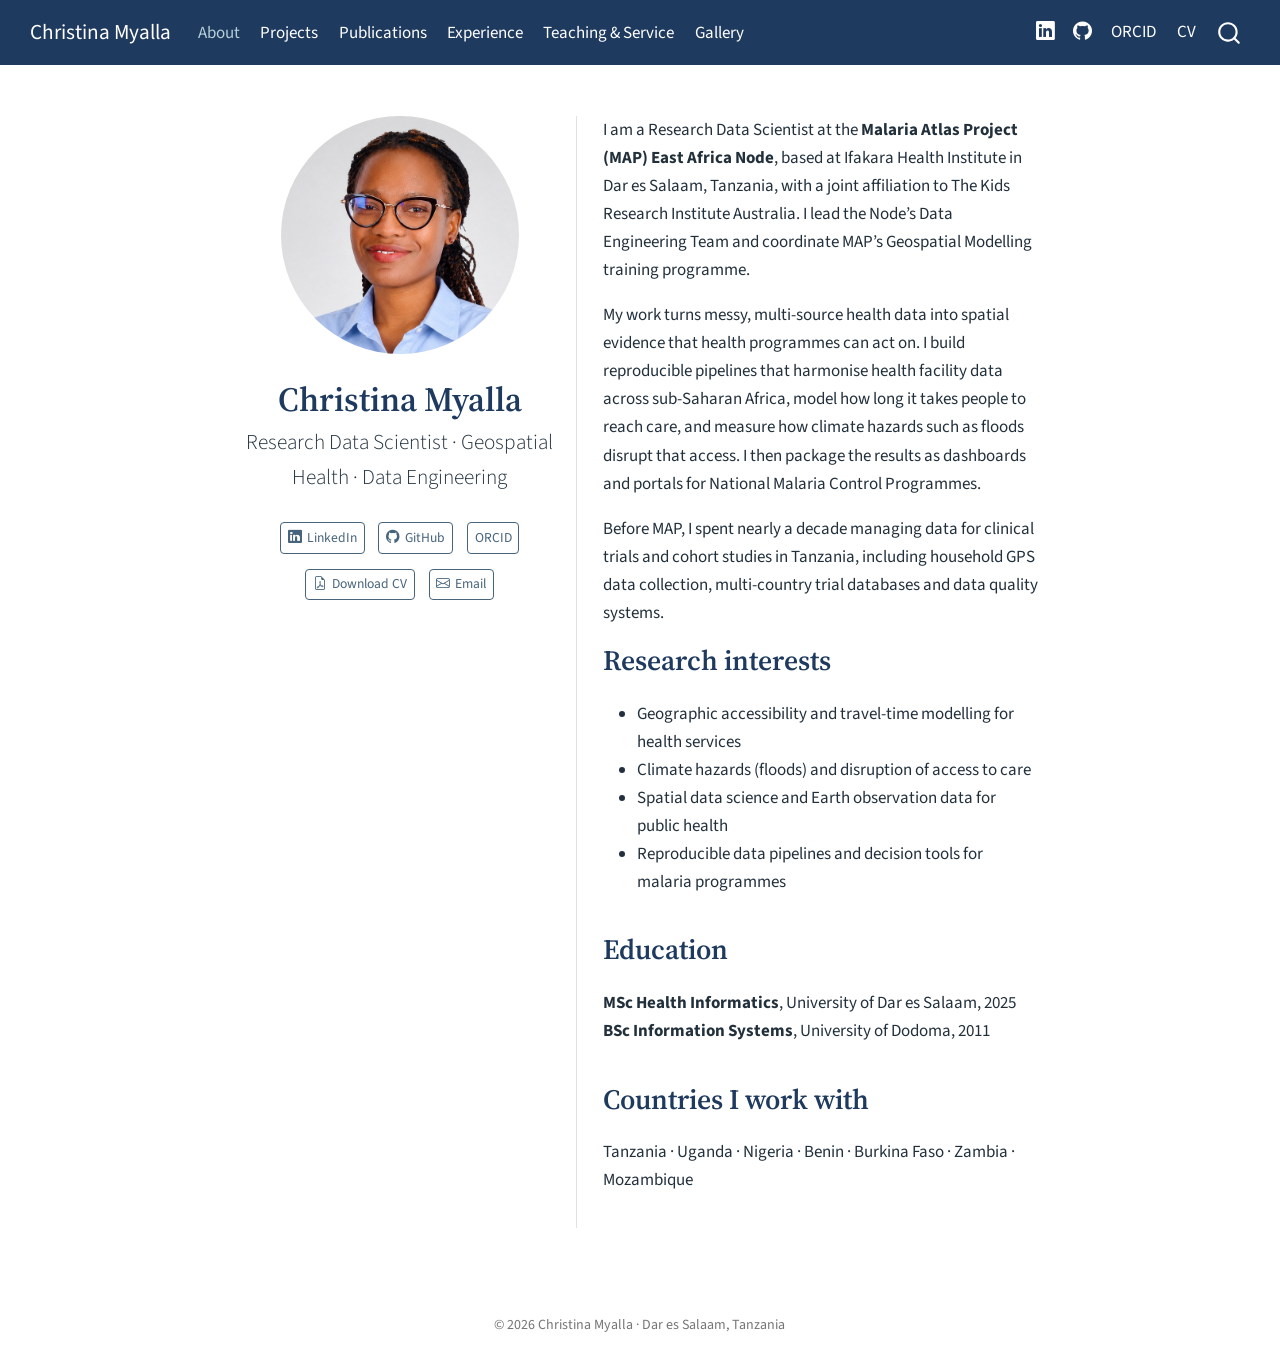
<file: docs/index.html>
<!DOCTYPE html>
<html xmlns="http://www.w3.org/1999/xhtml" lang="en" xml:lang="en"><head>

<meta charset="utf-8">
<meta name="generator" content="quarto-1.6.42">

<meta name="viewport" content="width=device-width, initial-scale=1.0, user-scalable=yes">


<title>Christina Myalla</title>
<style>
code{white-space: pre-wrap;}
span.smallcaps{font-variant: small-caps;}
div.columns{display: flex; gap: min(4vw, 1.5em);}
div.column{flex: auto; overflow-x: auto;}
div.hanging-indent{margin-left: 1.5em; text-indent: -1.5em;}
ul.task-list{list-style: none;}
ul.task-list li input[type="checkbox"] {
  width: 0.8em;
  margin: 0 0.8em 0.2em -1em; /* quarto-specific, see https://github.com/quarto-dev/quarto-cli/issues/4556 */ 
  vertical-align: middle;
}
</style>


<script src="site_libs/quarto-nav/quarto-nav.js"></script>
<script src="site_libs/quarto-nav/headroom.min.js"></script>
<script src="site_libs/clipboard/clipboard.min.js"></script>
<script src="site_libs/quarto-search/autocomplete.umd.js"></script>
<script src="site_libs/quarto-search/fuse.min.js"></script>
<script src="site_libs/quarto-search/quarto-search.js"></script>
<meta name="quarto:offset" content="./">
<script src="site_libs/quarto-html/quarto.js"></script>
<script src="site_libs/quarto-html/popper.min.js"></script>
<script src="site_libs/quarto-html/tippy.umd.min.js"></script>
<link href="site_libs/quarto-html/tippy.css" rel="stylesheet">
<link href="site_libs/quarto-html/quarto-syntax-highlighting-2f5df379a58b258e96c21c0638c20c03.css" rel="stylesheet" id="quarto-text-highlighting-styles">
<script src="site_libs/bootstrap/bootstrap.min.js"></script>
<link href="site_libs/bootstrap/bootstrap-icons.css" rel="stylesheet">
<link href="site_libs/bootstrap/bootstrap-204c508dc0ab694a7206952975fa37af.min.css" rel="stylesheet" append-hash="true" id="quarto-bootstrap" data-mode="light">
<script id="quarto-search-options" type="application/json">{
  "location": "navbar",
  "copy-button": false,
  "collapse-after": 3,
  "panel-placement": "end",
  "type": "overlay",
  "limit": 50,
  "keyboard-shortcut": [
    "f",
    "/",
    "s"
  ],
  "show-item-context": false,
  "language": {
    "search-no-results-text": "No results",
    "search-matching-documents-text": "matching documents",
    "search-copy-link-title": "Copy link to search",
    "search-hide-matches-text": "Hide additional matches",
    "search-more-match-text": "more match in this document",
    "search-more-matches-text": "more matches in this document",
    "search-clear-button-title": "Clear",
    "search-text-placeholder": "",
    "search-detached-cancel-button-title": "Cancel",
    "search-submit-button-title": "Submit",
    "search-label": "Search"
  }
}</script>
<style>html{ scroll-behavior: smooth; }</style>


</head>

<body class="nav-fixed fullcontent">

<div id="quarto-search-results"></div>
  <header id="quarto-header" class="headroom fixed-top">
    <nav class="navbar navbar-expand-lg " data-bs-theme="dark">
      <div class="navbar-container container-fluid">
      <div class="navbar-brand-container mx-auto">
    <a class="navbar-brand" href="./index.html">
    <span class="navbar-title">Christina Myalla</span>
    </a>
  </div>
            <div id="quarto-search" class="" title="Search"></div>
          <button class="navbar-toggler" type="button" data-bs-toggle="collapse" data-bs-target="#navbarCollapse" aria-controls="navbarCollapse" role="menu" aria-expanded="false" aria-label="Toggle navigation" onclick="if (window.quartoToggleHeadroom) { window.quartoToggleHeadroom(); }">
  <span class="navbar-toggler-icon"></span>
</button>
          <div class="collapse navbar-collapse" id="navbarCollapse">
            <ul class="navbar-nav navbar-nav-scroll me-auto">
  <li class="nav-item">
    <a class="nav-link active" href="./index.html" aria-current="page"> 
<span class="menu-text">About</span></a>
  </li>  
  <li class="nav-item">
    <a class="nav-link" href="./projects.html"> 
<span class="menu-text">Projects</span></a>
  </li>  
  <li class="nav-item">
    <a class="nav-link" href="./publications.html"> 
<span class="menu-text">Publications</span></a>
  </li>  
  <li class="nav-item">
    <a class="nav-link" href="./experience.html"> 
<span class="menu-text">Experience</span></a>
  </li>  
  <li class="nav-item">
    <a class="nav-link" href="./teaching.html"> 
<span class="menu-text">Teaching &amp; Service</span></a>
  </li>  
  <li class="nav-item">
    <a class="nav-link" href="./gallery.html"> 
<span class="menu-text">Gallery</span></a>
  </li>  
</ul>
            <ul class="navbar-nav navbar-nav-scroll ms-auto">
  <li class="nav-item compact">
    <a class="nav-link" href="https://www.linkedin.com/in/christina-myalla-bb707094"> <i class="bi bi-linkedin" role="img" aria-label="LinkedIn">
</i> 
<span class="menu-text"></span></a>
  </li>  
  <li class="nav-item compact">
    <a class="nav-link" href="https://github.com/myalla-christina"> <i class="bi bi-github" role="img" aria-label="GitHub">
</i> 
<span class="menu-text"></span></a>
  </li>  
  <li class="nav-item">
    <a class="nav-link" href="https://orcid.org/0009-0005-3917-7203"> 
<span class="menu-text">ORCID</span></a>
  </li>  
  <li class="nav-item">
    <a class="nav-link" href="./files/Christina_Myalla_CV.pdf"> 
<span class="menu-text">CV</span></a>
  </li>  
</ul>
          </div> <!-- /navcollapse -->
            <div class="quarto-navbar-tools">
</div>
      </div> <!-- /container-fluid -->
    </nav>
</header>
<!-- content -->
<div id="quarto-content" class="quarto-container page-columns page-rows-contents page-layout-article page-navbar">
<!-- sidebar -->
<!-- margin-sidebar -->
    
<!-- main -->
<div class="quarto-about-trestles">
  <div class="about-entity">
    <img src="images/profile.jpg" class="about-image
  round " style="height: 14em; width: 14em;">
<header id="title-block-header" class="quarto-title-block default">
<div class="quarto-title">
<h1 class="title">Christina Myalla</h1>
<p class="subtitle lead">Research Data Scientist · Geospatial Health · Data Engineering</p>
</div>
<div class="quarto-title-meta">
  </div>
</header>
    <div class="about-links">
  <a href="https://www.linkedin.com/in/christina-myalla-bb707094" class="about-link" rel="" target="">
    <i class="bi bi-linkedin"></i>
     <span class="about-link-text">LinkedIn</span>
  </a>
  <a href="https://github.com/myalla-christina" class="about-link" rel="" target="">
    <i class="bi bi-github"></i>
     <span class="about-link-text">GitHub</span>
  </a>
  <a href="https://orcid.org/0009-0005-3917-7203" class="about-link" rel="" target="">
     <span class="about-link-text">ORCID</span>
  </a>
  <a href="/files/Christina_Myalla_CV.pdf" class="about-link" rel="" target="">
    <i class="bi bi-file-earmark-pdf"></i>
     <span class="about-link-text">Download CV</span>
  </a>
  <a href="mailto:myallachristina@gmail.com" class="about-link" rel="" target="">
    <i class="bi bi-envelope"></i>
     <span class="about-link-text">Email</span>
  </a>
</div>
  </div>
  <div class="about-contents"><main class="content" id="quarto-document-content">
<p>I am a Research Data Scientist at the <strong>Malaria Atlas Project (MAP) East Africa Node</strong>, based at Ifakara Health Institute in Dar es Salaam, Tanzania, with a joint affiliation to The Kids Research Institute Australia. I lead the Node’s Data Engineering Team and coordinate MAP’s Geospatial Modelling training programme.</p>
<p>My work turns messy, multi-source health data into spatial evidence that health programmes can act on. I build reproducible pipelines that harmonise health facility data across sub-Saharan Africa, model how long it takes people to reach care, and measure how climate hazards such as floods disrupt that access. I then package the results as dashboards and portals for National Malaria Control Programmes.</p>
<p>Before MAP, I spent nearly a decade managing data for clinical trials and cohort studies in Tanzania, including household GPS data collection, multi-country trial databases and data quality systems.</p>
<section id="research-interests" class="level2">
<h2 data-anchor-id="research-interests">Research interests</h2>
<ul>
<li>Geographic accessibility and travel-time modelling for health services</li>
<li>Climate hazards (floods) and disruption of access to care</li>
<li>Spatial data science and Earth observation data for public health</li>
<li>Reproducible data pipelines and decision tools for malaria programmes</li>
</ul>
</section>
<section id="education" class="level2">
<h2 data-anchor-id="education">Education</h2>
<p><strong>MSc Health Informatics</strong>, University of Dar es Salaam, 2025<br>
<strong>BSc Information Systems</strong>, University of Dodoma, 2011</p>
</section>
<section id="countries-i-work-with" class="level2">
<h2 data-anchor-id="countries-i-work-with">Countries I work with</h2>
<p>Tanzania · Uganda · Nigeria · Benin · Burkina Faso · Zambia · Mozambique</p>


</section>
</main></div>
</div>
 <!-- /main -->
<script id="quarto-html-after-body" type="application/javascript">
window.document.addEventListener("DOMContentLoaded", function (event) {
  const toggleBodyColorMode = (bsSheetEl) => {
    const mode = bsSheetEl.getAttribute("data-mode");
    const bodyEl = window.document.querySelector("body");
    if (mode === "dark") {
      bodyEl.classList.add("quarto-dark");
      bodyEl.classList.remove("quarto-light");
    } else {
      bodyEl.classList.add("quarto-light");
      bodyEl.classList.remove("quarto-dark");
    }
  }
  const toggleBodyColorPrimary = () => {
    const bsSheetEl = window.document.querySelector("link#quarto-bootstrap");
    if (bsSheetEl) {
      toggleBodyColorMode(bsSheetEl);
    }
  }
  toggleBodyColorPrimary();  
  const isCodeAnnotation = (el) => {
    for (const clz of el.classList) {
      if (clz.startsWith('code-annotation-')) {                     
        return true;
      }
    }
    return false;
  }
  const onCopySuccess = function(e) {
    // button target
    const button = e.trigger;
    // don't keep focus
    button.blur();
    // flash "checked"
    button.classList.add('code-copy-button-checked');
    var currentTitle = button.getAttribute("title");
    button.setAttribute("title", "Copied!");
    let tooltip;
    if (window.bootstrap) {
      button.setAttribute("data-bs-toggle", "tooltip");
      button.setAttribute("data-bs-placement", "left");
      button.setAttribute("data-bs-title", "Copied!");
      tooltip = new bootstrap.Tooltip(button, 
        { trigger: "manual", 
          customClass: "code-copy-button-tooltip",
          offset: [0, -8]});
      tooltip.show();    
    }
    setTimeout(function() {
      if (tooltip) {
        tooltip.hide();
        button.removeAttribute("data-bs-title");
        button.removeAttribute("data-bs-toggle");
        button.removeAttribute("data-bs-placement");
      }
      button.setAttribute("title", currentTitle);
      button.classList.remove('code-copy-button-checked');
    }, 1000);
    // clear code selection
    e.clearSelection();
  }
  const getTextToCopy = function(trigger) {
      const codeEl = trigger.previousElementSibling.cloneNode(true);
      for (const childEl of codeEl.children) {
        if (isCodeAnnotation(childEl)) {
          childEl.remove();
        }
      }
      return codeEl.innerText;
  }
  const clipboard = new window.ClipboardJS('.code-copy-button:not([data-in-quarto-modal])', {
    text: getTextToCopy
  });
  clipboard.on('success', onCopySuccess);
  if (window.document.getElementById('quarto-embedded-source-code-modal')) {
    const clipboardModal = new window.ClipboardJS('.code-copy-button[data-in-quarto-modal]', {
      text: getTextToCopy,
      container: window.document.getElementById('quarto-embedded-source-code-modal')
    });
    clipboardModal.on('success', onCopySuccess);
  }
    var localhostRegex = new RegExp(/^(?:http|https):\/\/localhost\:?[0-9]*\//);
    var mailtoRegex = new RegExp(/^mailto:/);
      var filterRegex = new RegExp("https:\/\/myalla-christina\.github\.io");
    var isInternal = (href) => {
        return filterRegex.test(href) || localhostRegex.test(href) || mailtoRegex.test(href);
    }
    // Inspect non-navigation links and adorn them if external
 	var links = window.document.querySelectorAll('a[href]:not(.nav-link):not(.navbar-brand):not(.toc-action):not(.sidebar-link):not(.sidebar-item-toggle):not(.pagination-link):not(.no-external):not([aria-hidden]):not(.dropdown-item):not(.quarto-navigation-tool):not(.about-link)');
    for (var i=0; i<links.length; i++) {
      const link = links[i];
      if (!isInternal(link.href)) {
        // undo the damage that might have been done by quarto-nav.js in the case of
        // links that we want to consider external
        if (link.dataset.originalHref !== undefined) {
          link.href = link.dataset.originalHref;
        }
      }
    }
  function tippyHover(el, contentFn, onTriggerFn, onUntriggerFn) {
    const config = {
      allowHTML: true,
      maxWidth: 500,
      delay: 100,
      arrow: false,
      appendTo: function(el) {
          return el.parentElement;
      },
      interactive: true,
      interactiveBorder: 10,
      theme: 'quarto',
      placement: 'bottom-start',
    };
    if (contentFn) {
      config.content = contentFn;
    }
    if (onTriggerFn) {
      config.onTrigger = onTriggerFn;
    }
    if (onUntriggerFn) {
      config.onUntrigger = onUntriggerFn;
    }
    window.tippy(el, config); 
  }
  const noterefs = window.document.querySelectorAll('a[role="doc-noteref"]');
  for (var i=0; i<noterefs.length; i++) {
    const ref = noterefs[i];
    tippyHover(ref, function() {
      // use id or data attribute instead here
      let href = ref.getAttribute('data-footnote-href') || ref.getAttribute('href');
      try { href = new URL(href).hash; } catch {}
      const id = href.replace(/^#\/?/, "");
      const note = window.document.getElementById(id);
      if (note) {
        return note.innerHTML;
      } else {
        return "";
      }
    });
  }
  const xrefs = window.document.querySelectorAll('a.quarto-xref');
  const processXRef = (id, note) => {
    // Strip column container classes
    const stripColumnClz = (el) => {
      el.classList.remove("page-full", "page-columns");
      if (el.children) {
        for (const child of el.children) {
          stripColumnClz(child);
        }
      }
    }
    stripColumnClz(note)
    if (id === null || id.startsWith('sec-')) {
      // Special case sections, only their first couple elements
      const container = document.createElement("div");
      if (note.children && note.children.length > 2) {
        container.appendChild(note.children[0].cloneNode(true));
        for (let i = 1; i < note.children.length; i++) {
          const child = note.children[i];
          if (child.tagName === "P" && child.innerText === "") {
            continue;
          } else {
            container.appendChild(child.cloneNode(true));
            break;
          }
        }
        if (window.Quarto?.typesetMath) {
          window.Quarto.typesetMath(container);
        }
        return container.innerHTML
      } else {
        if (window.Quarto?.typesetMath) {
          window.Quarto.typesetMath(note);
        }
        return note.innerHTML;
      }
    } else {
      // Remove any anchor links if they are present
      const anchorLink = note.querySelector('a.anchorjs-link');
      if (anchorLink) {
        anchorLink.remove();
      }
      if (window.Quarto?.typesetMath) {
        window.Quarto.typesetMath(note);
      }
      if (note.classList.contains("callout")) {
        return note.outerHTML;
      } else {
        return note.innerHTML;
      }
    }
  }
  for (var i=0; i<xrefs.length; i++) {
    const xref = xrefs[i];
    tippyHover(xref, undefined, function(instance) {
      instance.disable();
      let url = xref.getAttribute('href');
      let hash = undefined; 
      if (url.startsWith('#')) {
        hash = url;
      } else {
        try { hash = new URL(url).hash; } catch {}
      }
      if (hash) {
        const id = hash.replace(/^#\/?/, "");
        const note = window.document.getElementById(id);
        if (note !== null) {
          try {
            const html = processXRef(id, note.cloneNode(true));
            instance.setContent(html);
          } finally {
            instance.enable();
            instance.show();
          }
        } else {
          // See if we can fetch this
          fetch(url.split('#')[0])
          .then(res => res.text())
          .then(html => {
            const parser = new DOMParser();
            const htmlDoc = parser.parseFromString(html, "text/html");
            const note = htmlDoc.getElementById(id);
            if (note !== null) {
              const html = processXRef(id, note);
              instance.setContent(html);
            } 
          }).finally(() => {
            instance.enable();
            instance.show();
          });
        }
      } else {
        // See if we can fetch a full url (with no hash to target)
        // This is a special case and we should probably do some content thinning / targeting
        fetch(url)
        .then(res => res.text())
        .then(html => {
          const parser = new DOMParser();
          const htmlDoc = parser.parseFromString(html, "text/html");
          const note = htmlDoc.querySelector('main.content');
          if (note !== null) {
            // This should only happen for chapter cross references
            // (since there is no id in the URL)
            // remove the first header
            if (note.children.length > 0 && note.children[0].tagName === "HEADER") {
              note.children[0].remove();
            }
            const html = processXRef(null, note);
            instance.setContent(html);
          } 
        }).finally(() => {
          instance.enable();
          instance.show();
        });
      }
    }, function(instance) {
    });
  }
      let selectedAnnoteEl;
      const selectorForAnnotation = ( cell, annotation) => {
        let cellAttr = 'data-code-cell="' + cell + '"';
        let lineAttr = 'data-code-annotation="' +  annotation + '"';
        const selector = 'span[' + cellAttr + '][' + lineAttr + ']';
        return selector;
      }
      const selectCodeLines = (annoteEl) => {
        const doc = window.document;
        const targetCell = annoteEl.getAttribute("data-target-cell");
        const targetAnnotation = annoteEl.getAttribute("data-target-annotation");
        const annoteSpan = window.document.querySelector(selectorForAnnotation(targetCell, targetAnnotation));
        const lines = annoteSpan.getAttribute("data-code-lines").split(",");
        const lineIds = lines.map((line) => {
          return targetCell + "-" + line;
        })
        let top = null;
        let height = null;
        let parent = null;
        if (lineIds.length > 0) {
            //compute the position of the single el (top and bottom and make a div)
            const el = window.document.getElementById(lineIds[0]);
            top = el.offsetTop;
            height = el.offsetHeight;
            parent = el.parentElement.parentElement;
          if (lineIds.length > 1) {
            const lastEl = window.document.getElementById(lineIds[lineIds.length - 1]);
            const bottom = lastEl.offsetTop + lastEl.offsetHeight;
            height = bottom - top;
          }
          if (top !== null && height !== null && parent !== null) {
            // cook up a div (if necessary) and position it 
            let div = window.document.getElementById("code-annotation-line-highlight");
            if (div === null) {
              div = window.document.createElement("div");
              div.setAttribute("id", "code-annotation-line-highlight");
              div.style.position = 'absolute';
              parent.appendChild(div);
            }
            div.style.top = top - 2 + "px";
            div.style.height = height + 4 + "px";
            div.style.left = 0;
            let gutterDiv = window.document.getElementById("code-annotation-line-highlight-gutter");
            if (gutterDiv === null) {
              gutterDiv = window.document.createElement("div");
              gutterDiv.setAttribute("id", "code-annotation-line-highlight-gutter");
              gutterDiv.style.position = 'absolute';
              const codeCell = window.document.getElementById(targetCell);
              const gutter = codeCell.querySelector('.code-annotation-gutter');
              gutter.appendChild(gutterDiv);
            }
            gutterDiv.style.top = top - 2 + "px";
            gutterDiv.style.height = height + 4 + "px";
          }
          selectedAnnoteEl = annoteEl;
        }
      };
      const unselectCodeLines = () => {
        const elementsIds = ["code-annotation-line-highlight", "code-annotation-line-highlight-gutter"];
        elementsIds.forEach((elId) => {
          const div = window.document.getElementById(elId);
          if (div) {
            div.remove();
          }
        });
        selectedAnnoteEl = undefined;
      };
        // Handle positioning of the toggle
    window.addEventListener(
      "resize",
      throttle(() => {
        elRect = undefined;
        if (selectedAnnoteEl) {
          selectCodeLines(selectedAnnoteEl);
        }
      }, 10)
    );
    function throttle(fn, ms) {
    let throttle = false;
    let timer;
      return (...args) => {
        if(!throttle) { // first call gets through
            fn.apply(this, args);
            throttle = true;
        } else { // all the others get throttled
            if(timer) clearTimeout(timer); // cancel #2
            timer = setTimeout(() => {
              fn.apply(this, args);
              timer = throttle = false;
            }, ms);
        }
      };
    }
      // Attach click handler to the DT
      const annoteDls = window.document.querySelectorAll('dt[data-target-cell]');
      for (const annoteDlNode of annoteDls) {
        annoteDlNode.addEventListener('click', (event) => {
          const clickedEl = event.target;
          if (clickedEl !== selectedAnnoteEl) {
            unselectCodeLines();
            const activeEl = window.document.querySelector('dt[data-target-cell].code-annotation-active');
            if (activeEl) {
              activeEl.classList.remove('code-annotation-active');
            }
            selectCodeLines(clickedEl);
            clickedEl.classList.add('code-annotation-active');
          } else {
            // Unselect the line
            unselectCodeLines();
            clickedEl.classList.remove('code-annotation-active');
          }
        });
      }
  const findCites = (el) => {
    const parentEl = el.parentElement;
    if (parentEl) {
      const cites = parentEl.dataset.cites;
      if (cites) {
        return {
          el,
          cites: cites.split(' ')
        };
      } else {
        return findCites(el.parentElement)
      }
    } else {
      return undefined;
    }
  };
  var bibliorefs = window.document.querySelectorAll('a[role="doc-biblioref"]');
  for (var i=0; i<bibliorefs.length; i++) {
    const ref = bibliorefs[i];
    const citeInfo = findCites(ref);
    if (citeInfo) {
      tippyHover(citeInfo.el, function() {
        var popup = window.document.createElement('div');
        citeInfo.cites.forEach(function(cite) {
          var citeDiv = window.document.createElement('div');
          citeDiv.classList.add('hanging-indent');
          citeDiv.classList.add('csl-entry');
          var biblioDiv = window.document.getElementById('ref-' + cite);
          if (biblioDiv) {
            citeDiv.innerHTML = biblioDiv.innerHTML;
          }
          popup.appendChild(citeDiv);
        });
        return popup.innerHTML;
      });
    }
  }
});
</script>
</div> <!-- /content -->
<footer class="footer">
  <div class="nav-footer">
    <div class="nav-footer-left">
      &nbsp;
    </div>   
    <div class="nav-footer-center">
<p>© 2026 Christina Myalla · Dar es Salaam, Tanzania</p>
</div>
    <div class="nav-footer-right">
      &nbsp;
    </div>
  </div>
</footer>




<script src="site_libs/quarto-html/zenscroll-min.js"></script>
</body></html>
</file>
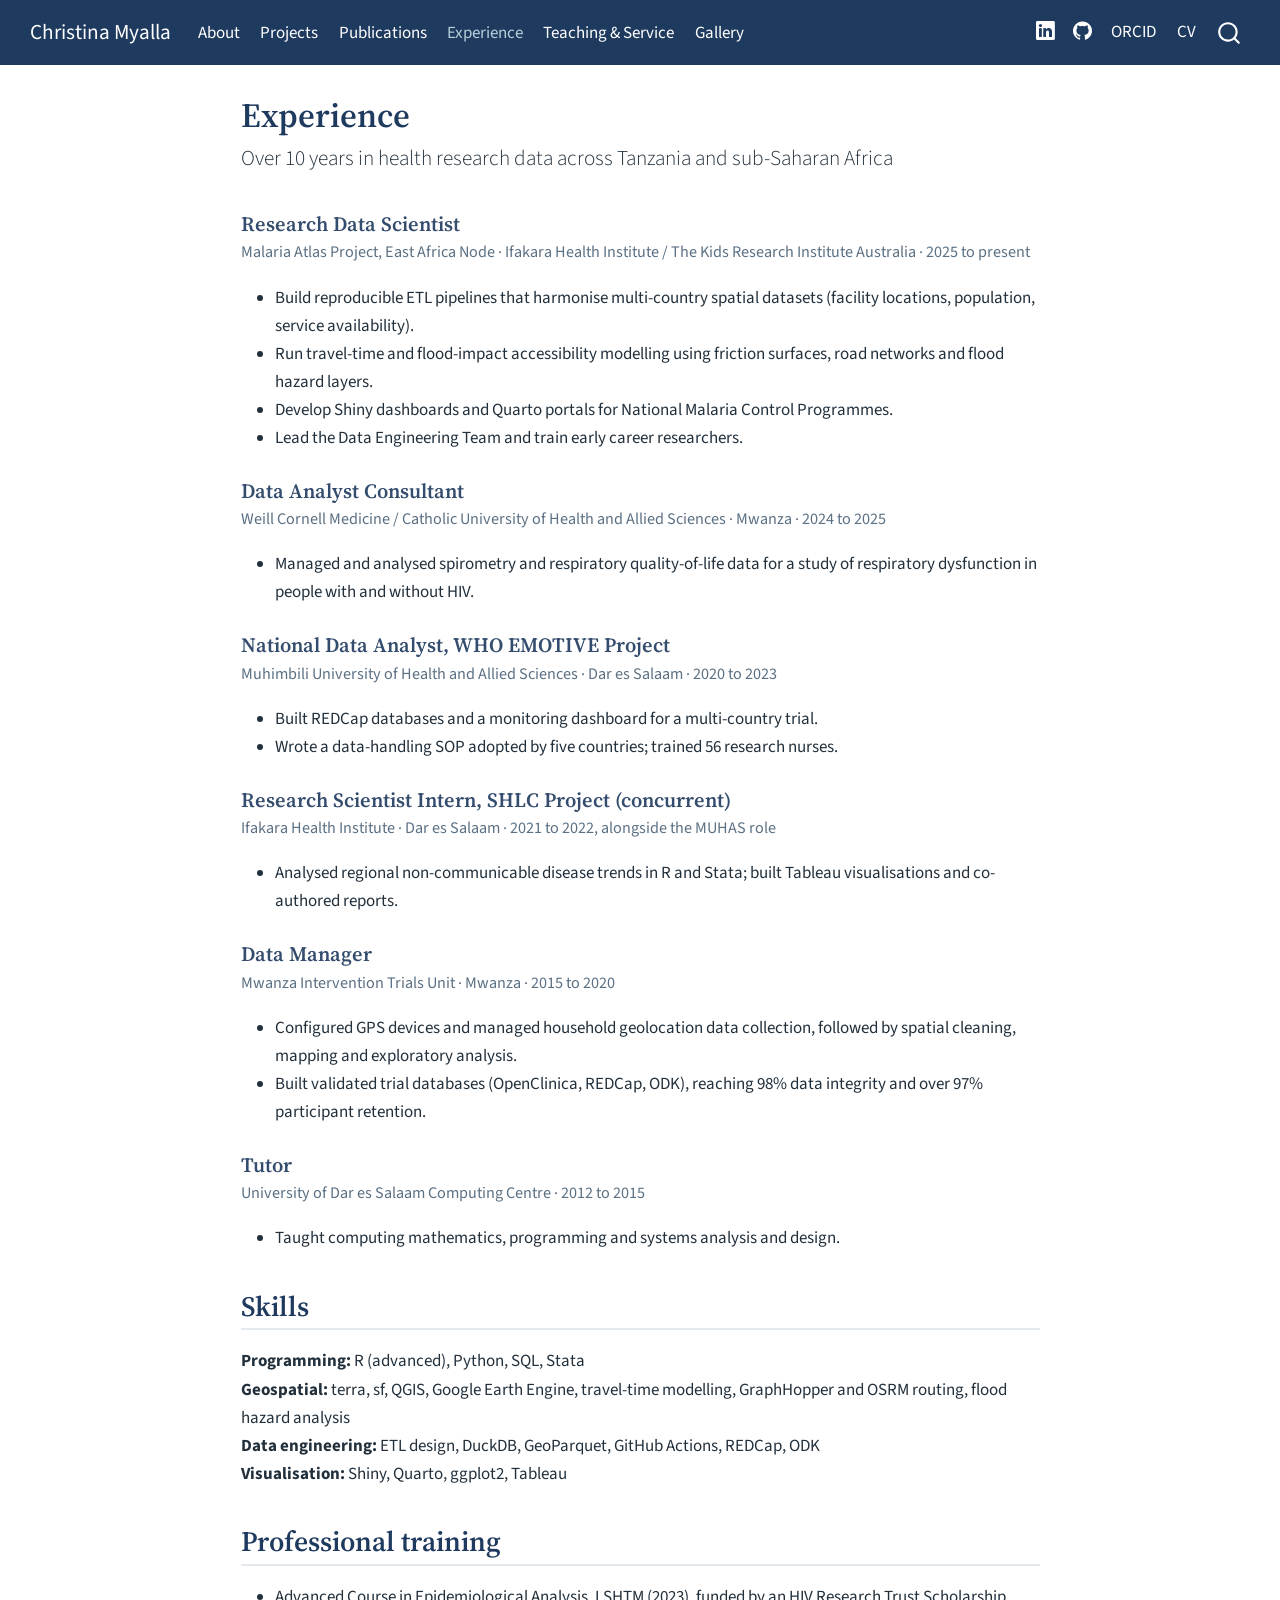
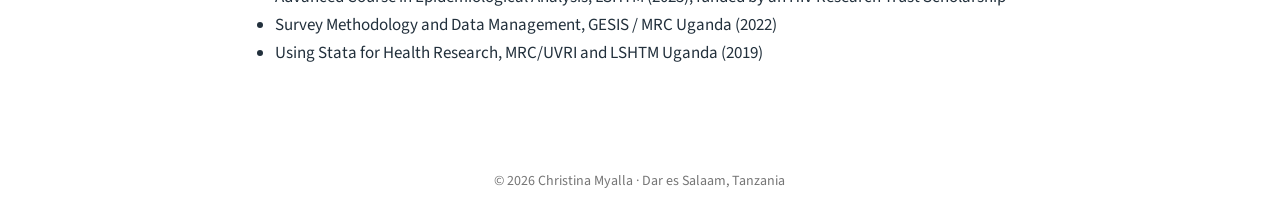
<file: docs/experience.html>
<!DOCTYPE html>
<html xmlns="http://www.w3.org/1999/xhtml" lang="en" xml:lang="en"><head>

<meta charset="utf-8">
<meta name="generator" content="quarto-1.6.42">

<meta name="viewport" content="width=device-width, initial-scale=1.0, user-scalable=yes">


<title>Experience – Christina Myalla</title>
<style>
code{white-space: pre-wrap;}
span.smallcaps{font-variant: small-caps;}
div.columns{display: flex; gap: min(4vw, 1.5em);}
div.column{flex: auto; overflow-x: auto;}
div.hanging-indent{margin-left: 1.5em; text-indent: -1.5em;}
ul.task-list{list-style: none;}
ul.task-list li input[type="checkbox"] {
  width: 0.8em;
  margin: 0 0.8em 0.2em -1em; /* quarto-specific, see https://github.com/quarto-dev/quarto-cli/issues/4556 */ 
  vertical-align: middle;
}
</style>


<script src="site_libs/quarto-nav/quarto-nav.js"></script>
<script src="site_libs/quarto-nav/headroom.min.js"></script>
<script src="site_libs/clipboard/clipboard.min.js"></script>
<script src="site_libs/quarto-search/autocomplete.umd.js"></script>
<script src="site_libs/quarto-search/fuse.min.js"></script>
<script src="site_libs/quarto-search/quarto-search.js"></script>
<meta name="quarto:offset" content="./">
<script src="site_libs/quarto-html/quarto.js"></script>
<script src="site_libs/quarto-html/popper.min.js"></script>
<script src="site_libs/quarto-html/tippy.umd.min.js"></script>
<script src="site_libs/quarto-html/anchor.min.js"></script>
<link href="site_libs/quarto-html/tippy.css" rel="stylesheet">
<link href="site_libs/quarto-html/quarto-syntax-highlighting-2f5df379a58b258e96c21c0638c20c03.css" rel="stylesheet" id="quarto-text-highlighting-styles">
<script src="site_libs/bootstrap/bootstrap.min.js"></script>
<link href="site_libs/bootstrap/bootstrap-icons.css" rel="stylesheet">
<link href="site_libs/bootstrap/bootstrap-204c508dc0ab694a7206952975fa37af.min.css" rel="stylesheet" append-hash="true" id="quarto-bootstrap" data-mode="light">
<script id="quarto-search-options" type="application/json">{
  "location": "navbar",
  "copy-button": false,
  "collapse-after": 3,
  "panel-placement": "end",
  "type": "overlay",
  "limit": 50,
  "keyboard-shortcut": [
    "f",
    "/",
    "s"
  ],
  "show-item-context": false,
  "language": {
    "search-no-results-text": "No results",
    "search-matching-documents-text": "matching documents",
    "search-copy-link-title": "Copy link to search",
    "search-hide-matches-text": "Hide additional matches",
    "search-more-match-text": "more match in this document",
    "search-more-matches-text": "more matches in this document",
    "search-clear-button-title": "Clear",
    "search-text-placeholder": "",
    "search-detached-cancel-button-title": "Cancel",
    "search-submit-button-title": "Submit",
    "search-label": "Search"
  }
}</script>
<style>html{ scroll-behavior: smooth; }</style>


</head>

<body class="nav-fixed fullcontent">

<div id="quarto-search-results"></div>
  <header id="quarto-header" class="headroom fixed-top">
    <nav class="navbar navbar-expand-lg " data-bs-theme="dark">
      <div class="navbar-container container-fluid">
      <div class="navbar-brand-container mx-auto">
    <a class="navbar-brand" href="./index.html">
    <span class="navbar-title">Christina Myalla</span>
    </a>
  </div>
            <div id="quarto-search" class="" title="Search"></div>
          <button class="navbar-toggler" type="button" data-bs-toggle="collapse" data-bs-target="#navbarCollapse" aria-controls="navbarCollapse" role="menu" aria-expanded="false" aria-label="Toggle navigation" onclick="if (window.quartoToggleHeadroom) { window.quartoToggleHeadroom(); }">
  <span class="navbar-toggler-icon"></span>
</button>
          <div class="collapse navbar-collapse" id="navbarCollapse">
            <ul class="navbar-nav navbar-nav-scroll me-auto">
  <li class="nav-item">
    <a class="nav-link" href="./index.html"> 
<span class="menu-text">About</span></a>
  </li>  
  <li class="nav-item">
    <a class="nav-link" href="./projects.html"> 
<span class="menu-text">Projects</span></a>
  </li>  
  <li class="nav-item">
    <a class="nav-link" href="./publications.html"> 
<span class="menu-text">Publications</span></a>
  </li>  
  <li class="nav-item">
    <a class="nav-link active" href="./experience.html" aria-current="page"> 
<span class="menu-text">Experience</span></a>
  </li>  
  <li class="nav-item">
    <a class="nav-link" href="./teaching.html"> 
<span class="menu-text">Teaching &amp; Service</span></a>
  </li>  
  <li class="nav-item">
    <a class="nav-link" href="./gallery.html"> 
<span class="menu-text">Gallery</span></a>
  </li>  
</ul>
            <ul class="navbar-nav navbar-nav-scroll ms-auto">
  <li class="nav-item compact">
    <a class="nav-link" href="https://www.linkedin.com/in/christina-myalla-bb707094"> <i class="bi bi-linkedin" role="img" aria-label="LinkedIn">
</i> 
<span class="menu-text"></span></a>
  </li>  
  <li class="nav-item compact">
    <a class="nav-link" href="https://github.com/myalla-christina"> <i class="bi bi-github" role="img" aria-label="GitHub">
</i> 
<span class="menu-text"></span></a>
  </li>  
  <li class="nav-item">
    <a class="nav-link" href="https://orcid.org/0009-0005-3917-7203"> 
<span class="menu-text">ORCID</span></a>
  </li>  
  <li class="nav-item">
    <a class="nav-link" href="./files/Christina_Myalla_CV.pdf"> 
<span class="menu-text">CV</span></a>
  </li>  
</ul>
          </div> <!-- /navcollapse -->
            <div class="quarto-navbar-tools">
</div>
      </div> <!-- /container-fluid -->
    </nav>
</header>
<!-- content -->
<div id="quarto-content" class="quarto-container page-columns page-rows-contents page-layout-article page-navbar">
<!-- sidebar -->
<!-- margin-sidebar -->
    
<!-- main -->
<main class="content" id="quarto-document-content">

<header id="title-block-header" class="quarto-title-block default">
<div class="quarto-title">
<h1 class="title">Experience</h1>
<p class="subtitle lead">Over 10 years in health research data across Tanzania and sub-Saharan Africa</p>
</div>



<div class="quarto-title-meta">

    
  
    
  </div>
  


</header>


<section id="research-data-scientist" class="level3 role">
<h3 class="anchored" data-anchor-id="research-data-scientist">Research Data Scientist</h3>
<p><span class="meta">Malaria Atlas Project, East Africa Node · Ifakara Health Institute / The Kids Research Institute Australia · 2025 to present</span></p>
<ul>
<li>Build reproducible ETL pipelines that harmonise multi-country spatial datasets (facility locations, population, service availability).</li>
<li>Run travel-time and flood-impact accessibility modelling using friction surfaces, road networks and flood hazard layers.</li>
<li>Develop Shiny dashboards and Quarto portals for National Malaria Control Programmes.</li>
<li>Lead the Data Engineering Team and train early career researchers.</li>
</ul>
</section>
<section id="data-analyst-consultant" class="level3 role">
<h3 class="anchored" data-anchor-id="data-analyst-consultant">Data Analyst Consultant</h3>
<p><span class="meta">Weill Cornell Medicine / Catholic University of Health and Allied Sciences · Mwanza · 2024 to 2025</span></p>
<ul>
<li>Managed and analysed spirometry and respiratory quality-of-life data for a study of respiratory dysfunction in people with and without HIV.</li>
</ul>
</section>
<section id="national-data-analyst-who-emotive-project" class="level3 role">
<h3 class="anchored" data-anchor-id="national-data-analyst-who-emotive-project">National Data Analyst, WHO EMOTIVE Project</h3>
<p><span class="meta">Muhimbili University of Health and Allied Sciences · Dar es Salaam · 2020 to 2023</span></p>
<ul>
<li>Built REDCap databases and a monitoring dashboard for a multi-country trial.</li>
<li>Wrote a data-handling SOP adopted by five countries; trained 56 research nurses.</li>
</ul>
</section>
<section id="research-scientist-intern-shlc-project-concurrent" class="level3 role">
<h3 class="anchored" data-anchor-id="research-scientist-intern-shlc-project-concurrent">Research Scientist Intern, SHLC Project (concurrent)</h3>
<p><span class="meta">Ifakara Health Institute · Dar es Salaam · 2021 to 2022, alongside the MUHAS role</span></p>
<ul>
<li>Analysed regional non-communicable disease trends in R and Stata; built Tableau visualisations and co-authored reports.</li>
</ul>
</section>
<section id="data-manager" class="level3 role">
<h3 class="anchored" data-anchor-id="data-manager">Data Manager</h3>
<p><span class="meta">Mwanza Intervention Trials Unit · Mwanza · 2015 to 2020</span></p>
<ul>
<li>Configured GPS devices and managed household geolocation data collection, followed by spatial cleaning, mapping and exploratory analysis.</li>
<li>Built validated trial databases (OpenClinica, REDCap, ODK), reaching 98% data integrity and over 97% participant retention.</li>
</ul>
</section>
<section id="tutor" class="level3 role">
<h3 class="anchored" data-anchor-id="tutor">Tutor</h3>
<p><span class="meta">University of Dar es Salaam Computing Centre · 2012 to 2015</span></p>
<ul>
<li>Taught computing mathematics, programming and systems analysis and design.</li>
</ul>
</section>
<section id="skills" class="level2">
<h2 class="anchored" data-anchor-id="skills">Skills</h2>
<p><strong>Programming:</strong> R (advanced), Python, SQL, Stata<br>
<strong>Geospatial:</strong> terra, sf, QGIS, Google Earth Engine, travel-time modelling, GraphHopper and OSRM routing, flood hazard analysis<br>
<strong>Data engineering:</strong> ETL design, DuckDB, GeoParquet, GitHub Actions, REDCap, ODK<br>
<strong>Visualisation:</strong> Shiny, Quarto, ggplot2, Tableau</p>
</section>
<section id="professional-training" class="level2">
<h2 class="anchored" data-anchor-id="professional-training">Professional training</h2>
<ul>
<li>Advanced Course in Epidemiological Analysis, LSHTM (2023), funded by an HIV Research Trust Scholarship</li>
<li>Survey Methodology and Data Management, GESIS / MRC Uganda (2022)</li>
<li>Using Stata for Health Research, MRC/UVRI and LSHTM Uganda (2019)</li>
</ul>


</section>

</main> <!-- /main -->
<script id="quarto-html-after-body" type="application/javascript">
window.document.addEventListener("DOMContentLoaded", function (event) {
  const toggleBodyColorMode = (bsSheetEl) => {
    const mode = bsSheetEl.getAttribute("data-mode");
    const bodyEl = window.document.querySelector("body");
    if (mode === "dark") {
      bodyEl.classList.add("quarto-dark");
      bodyEl.classList.remove("quarto-light");
    } else {
      bodyEl.classList.add("quarto-light");
      bodyEl.classList.remove("quarto-dark");
    }
  }
  const toggleBodyColorPrimary = () => {
    const bsSheetEl = window.document.querySelector("link#quarto-bootstrap");
    if (bsSheetEl) {
      toggleBodyColorMode(bsSheetEl);
    }
  }
  toggleBodyColorPrimary();  
  const icon = "";
  const anchorJS = new window.AnchorJS();
  anchorJS.options = {
    placement: 'right',
    icon: icon
  };
  anchorJS.add('.anchored');
  const isCodeAnnotation = (el) => {
    for (const clz of el.classList) {
      if (clz.startsWith('code-annotation-')) {                     
        return true;
      }
    }
    return false;
  }
  const onCopySuccess = function(e) {
    // button target
    const button = e.trigger;
    // don't keep focus
    button.blur();
    // flash "checked"
    button.classList.add('code-copy-button-checked');
    var currentTitle = button.getAttribute("title");
    button.setAttribute("title", "Copied!");
    let tooltip;
    if (window.bootstrap) {
      button.setAttribute("data-bs-toggle", "tooltip");
      button.setAttribute("data-bs-placement", "left");
      button.setAttribute("data-bs-title", "Copied!");
      tooltip = new bootstrap.Tooltip(button, 
        { trigger: "manual", 
          customClass: "code-copy-button-tooltip",
          offset: [0, -8]});
      tooltip.show();    
    }
    setTimeout(function() {
      if (tooltip) {
        tooltip.hide();
        button.removeAttribute("data-bs-title");
        button.removeAttribute("data-bs-toggle");
        button.removeAttribute("data-bs-placement");
      }
      button.setAttribute("title", currentTitle);
      button.classList.remove('code-copy-button-checked');
    }, 1000);
    // clear code selection
    e.clearSelection();
  }
  const getTextToCopy = function(trigger) {
      const codeEl = trigger.previousElementSibling.cloneNode(true);
      for (const childEl of codeEl.children) {
        if (isCodeAnnotation(childEl)) {
          childEl.remove();
        }
      }
      return codeEl.innerText;
  }
  const clipboard = new window.ClipboardJS('.code-copy-button:not([data-in-quarto-modal])', {
    text: getTextToCopy
  });
  clipboard.on('success', onCopySuccess);
  if (window.document.getElementById('quarto-embedded-source-code-modal')) {
    const clipboardModal = new window.ClipboardJS('.code-copy-button[data-in-quarto-modal]', {
      text: getTextToCopy,
      container: window.document.getElementById('quarto-embedded-source-code-modal')
    });
    clipboardModal.on('success', onCopySuccess);
  }
    var localhostRegex = new RegExp(/^(?:http|https):\/\/localhost\:?[0-9]*\//);
    var mailtoRegex = new RegExp(/^mailto:/);
      var filterRegex = new RegExp("https:\/\/myalla-christina\.github\.io");
    var isInternal = (href) => {
        return filterRegex.test(href) || localhostRegex.test(href) || mailtoRegex.test(href);
    }
    // Inspect non-navigation links and adorn them if external
 	var links = window.document.querySelectorAll('a[href]:not(.nav-link):not(.navbar-brand):not(.toc-action):not(.sidebar-link):not(.sidebar-item-toggle):not(.pagination-link):not(.no-external):not([aria-hidden]):not(.dropdown-item):not(.quarto-navigation-tool):not(.about-link)');
    for (var i=0; i<links.length; i++) {
      const link = links[i];
      if (!isInternal(link.href)) {
        // undo the damage that might have been done by quarto-nav.js in the case of
        // links that we want to consider external
        if (link.dataset.originalHref !== undefined) {
          link.href = link.dataset.originalHref;
        }
      }
    }
  function tippyHover(el, contentFn, onTriggerFn, onUntriggerFn) {
    const config = {
      allowHTML: true,
      maxWidth: 500,
      delay: 100,
      arrow: false,
      appendTo: function(el) {
          return el.parentElement;
      },
      interactive: true,
      interactiveBorder: 10,
      theme: 'quarto',
      placement: 'bottom-start',
    };
    if (contentFn) {
      config.content = contentFn;
    }
    if (onTriggerFn) {
      config.onTrigger = onTriggerFn;
    }
    if (onUntriggerFn) {
      config.onUntrigger = onUntriggerFn;
    }
    window.tippy(el, config); 
  }
  const noterefs = window.document.querySelectorAll('a[role="doc-noteref"]');
  for (var i=0; i<noterefs.length; i++) {
    const ref = noterefs[i];
    tippyHover(ref, function() {
      // use id or data attribute instead here
      let href = ref.getAttribute('data-footnote-href') || ref.getAttribute('href');
      try { href = new URL(href).hash; } catch {}
      const id = href.replace(/^#\/?/, "");
      const note = window.document.getElementById(id);
      if (note) {
        return note.innerHTML;
      } else {
        return "";
      }
    });
  }
  const xrefs = window.document.querySelectorAll('a.quarto-xref');
  const processXRef = (id, note) => {
    // Strip column container classes
    const stripColumnClz = (el) => {
      el.classList.remove("page-full", "page-columns");
      if (el.children) {
        for (const child of el.children) {
          stripColumnClz(child);
        }
      }
    }
    stripColumnClz(note)
    if (id === null || id.startsWith('sec-')) {
      // Special case sections, only their first couple elements
      const container = document.createElement("div");
      if (note.children && note.children.length > 2) {
        container.appendChild(note.children[0].cloneNode(true));
        for (let i = 1; i < note.children.length; i++) {
          const child = note.children[i];
          if (child.tagName === "P" && child.innerText === "") {
            continue;
          } else {
            container.appendChild(child.cloneNode(true));
            break;
          }
        }
        if (window.Quarto?.typesetMath) {
          window.Quarto.typesetMath(container);
        }
        return container.innerHTML
      } else {
        if (window.Quarto?.typesetMath) {
          window.Quarto.typesetMath(note);
        }
        return note.innerHTML;
      }
    } else {
      // Remove any anchor links if they are present
      const anchorLink = note.querySelector('a.anchorjs-link');
      if (anchorLink) {
        anchorLink.remove();
      }
      if (window.Quarto?.typesetMath) {
        window.Quarto.typesetMath(note);
      }
      if (note.classList.contains("callout")) {
        return note.outerHTML;
      } else {
        return note.innerHTML;
      }
    }
  }
  for (var i=0; i<xrefs.length; i++) {
    const xref = xrefs[i];
    tippyHover(xref, undefined, function(instance) {
      instance.disable();
      let url = xref.getAttribute('href');
      let hash = undefined; 
      if (url.startsWith('#')) {
        hash = url;
      } else {
        try { hash = new URL(url).hash; } catch {}
      }
      if (hash) {
        const id = hash.replace(/^#\/?/, "");
        const note = window.document.getElementById(id);
        if (note !== null) {
          try {
            const html = processXRef(id, note.cloneNode(true));
            instance.setContent(html);
          } finally {
            instance.enable();
            instance.show();
          }
        } else {
          // See if we can fetch this
          fetch(url.split('#')[0])
          .then(res => res.text())
          .then(html => {
            const parser = new DOMParser();
            const htmlDoc = parser.parseFromString(html, "text/html");
            const note = htmlDoc.getElementById(id);
            if (note !== null) {
              const html = processXRef(id, note);
              instance.setContent(html);
            } 
          }).finally(() => {
            instance.enable();
            instance.show();
          });
        }
      } else {
        // See if we can fetch a full url (with no hash to target)
        // This is a special case and we should probably do some content thinning / targeting
        fetch(url)
        .then(res => res.text())
        .then(html => {
          const parser = new DOMParser();
          const htmlDoc = parser.parseFromString(html, "text/html");
          const note = htmlDoc.querySelector('main.content');
          if (note !== null) {
            // This should only happen for chapter cross references
            // (since there is no id in the URL)
            // remove the first header
            if (note.children.length > 0 && note.children[0].tagName === "HEADER") {
              note.children[0].remove();
            }
            const html = processXRef(null, note);
            instance.setContent(html);
          } 
        }).finally(() => {
          instance.enable();
          instance.show();
        });
      }
    }, function(instance) {
    });
  }
      let selectedAnnoteEl;
      const selectorForAnnotation = ( cell, annotation) => {
        let cellAttr = 'data-code-cell="' + cell + '"';
        let lineAttr = 'data-code-annotation="' +  annotation + '"';
        const selector = 'span[' + cellAttr + '][' + lineAttr + ']';
        return selector;
      }
      const selectCodeLines = (annoteEl) => {
        const doc = window.document;
        const targetCell = annoteEl.getAttribute("data-target-cell");
        const targetAnnotation = annoteEl.getAttribute("data-target-annotation");
        const annoteSpan = window.document.querySelector(selectorForAnnotation(targetCell, targetAnnotation));
        const lines = annoteSpan.getAttribute("data-code-lines").split(",");
        const lineIds = lines.map((line) => {
          return targetCell + "-" + line;
        })
        let top = null;
        let height = null;
        let parent = null;
        if (lineIds.length > 0) {
            //compute the position of the single el (top and bottom and make a div)
            const el = window.document.getElementById(lineIds[0]);
            top = el.offsetTop;
            height = el.offsetHeight;
            parent = el.parentElement.parentElement;
          if (lineIds.length > 1) {
            const lastEl = window.document.getElementById(lineIds[lineIds.length - 1]);
            const bottom = lastEl.offsetTop + lastEl.offsetHeight;
            height = bottom - top;
          }
          if (top !== null && height !== null && parent !== null) {
            // cook up a div (if necessary) and position it 
            let div = window.document.getElementById("code-annotation-line-highlight");
            if (div === null) {
              div = window.document.createElement("div");
              div.setAttribute("id", "code-annotation-line-highlight");
              div.style.position = 'absolute';
              parent.appendChild(div);
            }
            div.style.top = top - 2 + "px";
            div.style.height = height + 4 + "px";
            div.style.left = 0;
            let gutterDiv = window.document.getElementById("code-annotation-line-highlight-gutter");
            if (gutterDiv === null) {
              gutterDiv = window.document.createElement("div");
              gutterDiv.setAttribute("id", "code-annotation-line-highlight-gutter");
              gutterDiv.style.position = 'absolute';
              const codeCell = window.document.getElementById(targetCell);
              const gutter = codeCell.querySelector('.code-annotation-gutter');
              gutter.appendChild(gutterDiv);
            }
            gutterDiv.style.top = top - 2 + "px";
            gutterDiv.style.height = height + 4 + "px";
          }
          selectedAnnoteEl = annoteEl;
        }
      };
      const unselectCodeLines = () => {
        const elementsIds = ["code-annotation-line-highlight", "code-annotation-line-highlight-gutter"];
        elementsIds.forEach((elId) => {
          const div = window.document.getElementById(elId);
          if (div) {
            div.remove();
          }
        });
        selectedAnnoteEl = undefined;
      };
        // Handle positioning of the toggle
    window.addEventListener(
      "resize",
      throttle(() => {
        elRect = undefined;
        if (selectedAnnoteEl) {
          selectCodeLines(selectedAnnoteEl);
        }
      }, 10)
    );
    function throttle(fn, ms) {
    let throttle = false;
    let timer;
      return (...args) => {
        if(!throttle) { // first call gets through
            fn.apply(this, args);
            throttle = true;
        } else { // all the others get throttled
            if(timer) clearTimeout(timer); // cancel #2
            timer = setTimeout(() => {
              fn.apply(this, args);
              timer = throttle = false;
            }, ms);
        }
      };
    }
      // Attach click handler to the DT
      const annoteDls = window.document.querySelectorAll('dt[data-target-cell]');
      for (const annoteDlNode of annoteDls) {
        annoteDlNode.addEventListener('click', (event) => {
          const clickedEl = event.target;
          if (clickedEl !== selectedAnnoteEl) {
            unselectCodeLines();
            const activeEl = window.document.querySelector('dt[data-target-cell].code-annotation-active');
            if (activeEl) {
              activeEl.classList.remove('code-annotation-active');
            }
            selectCodeLines(clickedEl);
            clickedEl.classList.add('code-annotation-active');
          } else {
            // Unselect the line
            unselectCodeLines();
            clickedEl.classList.remove('code-annotation-active');
          }
        });
      }
  const findCites = (el) => {
    const parentEl = el.parentElement;
    if (parentEl) {
      const cites = parentEl.dataset.cites;
      if (cites) {
        return {
          el,
          cites: cites.split(' ')
        };
      } else {
        return findCites(el.parentElement)
      }
    } else {
      return undefined;
    }
  };
  var bibliorefs = window.document.querySelectorAll('a[role="doc-biblioref"]');
  for (var i=0; i<bibliorefs.length; i++) {
    const ref = bibliorefs[i];
    const citeInfo = findCites(ref);
    if (citeInfo) {
      tippyHover(citeInfo.el, function() {
        var popup = window.document.createElement('div');
        citeInfo.cites.forEach(function(cite) {
          var citeDiv = window.document.createElement('div');
          citeDiv.classList.add('hanging-indent');
          citeDiv.classList.add('csl-entry');
          var biblioDiv = window.document.getElementById('ref-' + cite);
          if (biblioDiv) {
            citeDiv.innerHTML = biblioDiv.innerHTML;
          }
          popup.appendChild(citeDiv);
        });
        return popup.innerHTML;
      });
    }
  }
});
</script>
</div> <!-- /content -->
<footer class="footer">
  <div class="nav-footer">
    <div class="nav-footer-left">
      &nbsp;
    </div>   
    <div class="nav-footer-center">
<p>© 2026 Christina Myalla · Dar es Salaam, Tanzania</p>
</div>
    <div class="nav-footer-right">
      &nbsp;
    </div>
  </div>
</footer>




<script src="site_libs/quarto-html/zenscroll-min.js"></script>
</body></html>
</file>
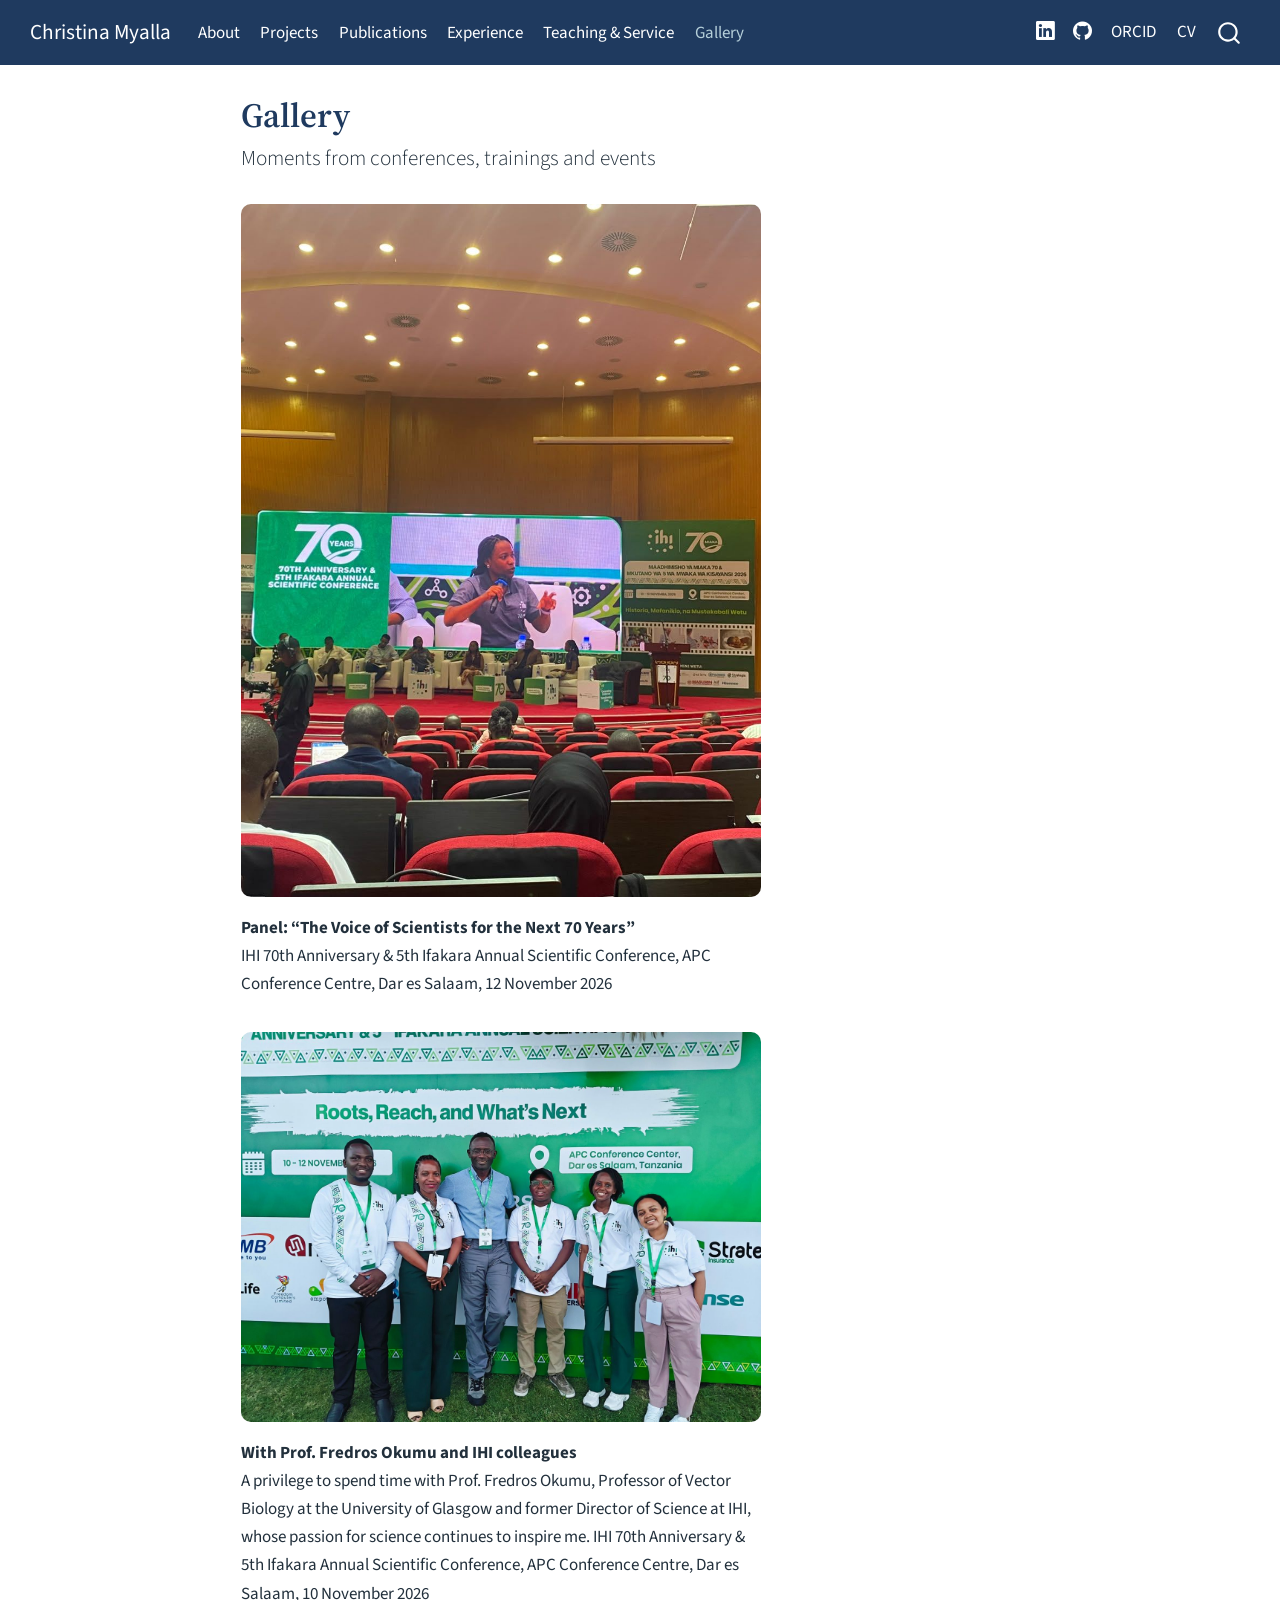
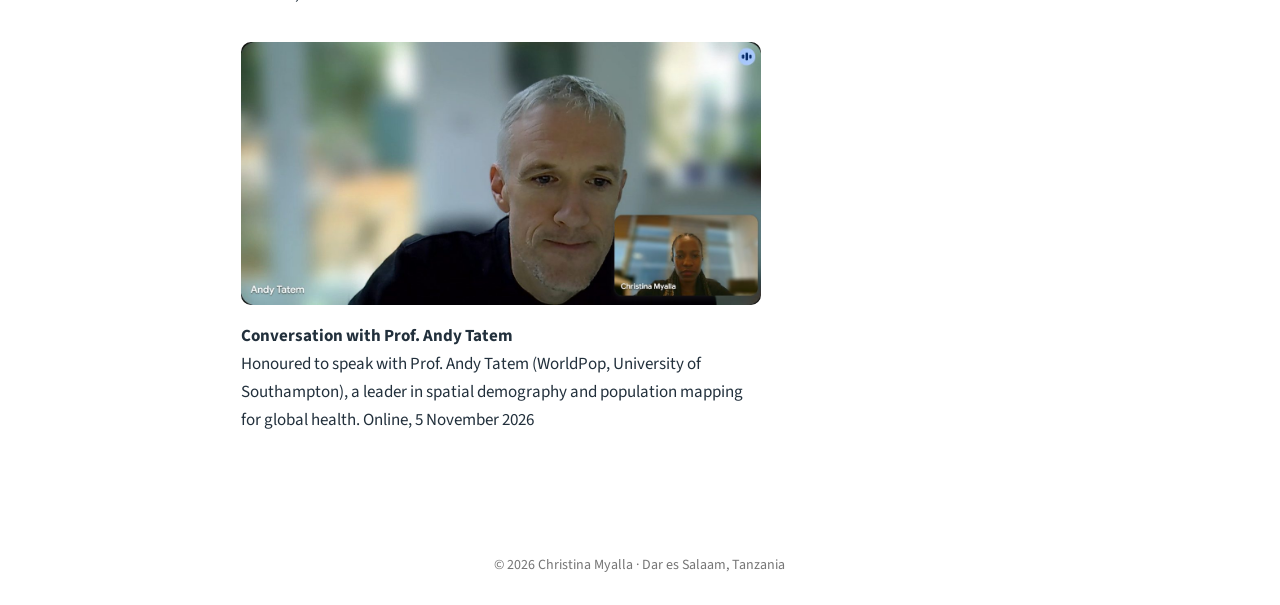
<file: docs/gallery.html>
<!DOCTYPE html>
<html xmlns="http://www.w3.org/1999/xhtml" lang="en" xml:lang="en"><head>

<meta charset="utf-8">
<meta name="generator" content="quarto-1.6.42">

<meta name="viewport" content="width=device-width, initial-scale=1.0, user-scalable=yes">


<title>Gallery – Christina Myalla</title>
<style>
code{white-space: pre-wrap;}
span.smallcaps{font-variant: small-caps;}
div.columns{display: flex; gap: min(4vw, 1.5em);}
div.column{flex: auto; overflow-x: auto;}
div.hanging-indent{margin-left: 1.5em; text-indent: -1.5em;}
ul.task-list{list-style: none;}
ul.task-list li input[type="checkbox"] {
  width: 0.8em;
  margin: 0 0.8em 0.2em -1em; /* quarto-specific, see https://github.com/quarto-dev/quarto-cli/issues/4556 */ 
  vertical-align: middle;
}
</style>


<script src="site_libs/quarto-nav/quarto-nav.js"></script>
<script src="site_libs/quarto-nav/headroom.min.js"></script>
<script src="site_libs/clipboard/clipboard.min.js"></script>
<script src="site_libs/quarto-search/autocomplete.umd.js"></script>
<script src="site_libs/quarto-search/fuse.min.js"></script>
<script src="site_libs/quarto-search/quarto-search.js"></script>
<meta name="quarto:offset" content="./">
<script src="site_libs/quarto-html/quarto.js"></script>
<script src="site_libs/quarto-html/popper.min.js"></script>
<script src="site_libs/quarto-html/tippy.umd.min.js"></script>
<script src="site_libs/quarto-html/anchor.min.js"></script>
<link href="site_libs/quarto-html/tippy.css" rel="stylesheet">
<link href="site_libs/quarto-html/quarto-syntax-highlighting-2f5df379a58b258e96c21c0638c20c03.css" rel="stylesheet" id="quarto-text-highlighting-styles">
<script src="site_libs/bootstrap/bootstrap.min.js"></script>
<link href="site_libs/bootstrap/bootstrap-icons.css" rel="stylesheet">
<link href="site_libs/bootstrap/bootstrap-204c508dc0ab694a7206952975fa37af.min.css" rel="stylesheet" append-hash="true" id="quarto-bootstrap" data-mode="light">
<script id="quarto-search-options" type="application/json">{
  "location": "navbar",
  "copy-button": false,
  "collapse-after": 3,
  "panel-placement": "end",
  "type": "overlay",
  "limit": 50,
  "keyboard-shortcut": [
    "f",
    "/",
    "s"
  ],
  "show-item-context": false,
  "language": {
    "search-no-results-text": "No results",
    "search-matching-documents-text": "matching documents",
    "search-copy-link-title": "Copy link to search",
    "search-hide-matches-text": "Hide additional matches",
    "search-more-match-text": "more match in this document",
    "search-more-matches-text": "more matches in this document",
    "search-clear-button-title": "Clear",
    "search-text-placeholder": "",
    "search-detached-cancel-button-title": "Cancel",
    "search-submit-button-title": "Submit",
    "search-label": "Search"
  }
}</script>
<style>html{ scroll-behavior: smooth; }</style>


</head>

<body class="nav-fixed fullcontent">

<div id="quarto-search-results"></div>
  <header id="quarto-header" class="headroom fixed-top">
    <nav class="navbar navbar-expand-lg " data-bs-theme="dark">
      <div class="navbar-container container-fluid">
      <div class="navbar-brand-container mx-auto">
    <a class="navbar-brand" href="./index.html">
    <span class="navbar-title">Christina Myalla</span>
    </a>
  </div>
            <div id="quarto-search" class="" title="Search"></div>
          <button class="navbar-toggler" type="button" data-bs-toggle="collapse" data-bs-target="#navbarCollapse" aria-controls="navbarCollapse" role="menu" aria-expanded="false" aria-label="Toggle navigation" onclick="if (window.quartoToggleHeadroom) { window.quartoToggleHeadroom(); }">
  <span class="navbar-toggler-icon"></span>
</button>
          <div class="collapse navbar-collapse" id="navbarCollapse">
            <ul class="navbar-nav navbar-nav-scroll me-auto">
  <li class="nav-item">
    <a class="nav-link" href="./index.html"> 
<span class="menu-text">About</span></a>
  </li>  
  <li class="nav-item">
    <a class="nav-link" href="./projects.html"> 
<span class="menu-text">Projects</span></a>
  </li>  
  <li class="nav-item">
    <a class="nav-link" href="./publications.html"> 
<span class="menu-text">Publications</span></a>
  </li>  
  <li class="nav-item">
    <a class="nav-link" href="./experience.html"> 
<span class="menu-text">Experience</span></a>
  </li>  
  <li class="nav-item">
    <a class="nav-link" href="./teaching.html"> 
<span class="menu-text">Teaching &amp; Service</span></a>
  </li>  
  <li class="nav-item">
    <a class="nav-link active" href="./gallery.html" aria-current="page"> 
<span class="menu-text">Gallery</span></a>
  </li>  
</ul>
            <ul class="navbar-nav navbar-nav-scroll ms-auto">
  <li class="nav-item compact">
    <a class="nav-link" href="https://www.linkedin.com/in/christina-myalla-bb707094"> <i class="bi bi-linkedin" role="img" aria-label="LinkedIn">
</i> 
<span class="menu-text"></span></a>
  </li>  
  <li class="nav-item compact">
    <a class="nav-link" href="https://github.com/myalla-christina"> <i class="bi bi-github" role="img" aria-label="GitHub">
</i> 
<span class="menu-text"></span></a>
  </li>  
  <li class="nav-item">
    <a class="nav-link" href="https://orcid.org/0009-0005-3917-7203"> 
<span class="menu-text">ORCID</span></a>
  </li>  
  <li class="nav-item">
    <a class="nav-link" href="./files/Christina_Myalla_CV.pdf"> 
<span class="menu-text">CV</span></a>
  </li>  
</ul>
          </div> <!-- /navcollapse -->
            <div class="quarto-navbar-tools">
</div>
      </div> <!-- /container-fluid -->
    </nav>
</header>
<!-- content -->
<div id="quarto-content" class="quarto-container page-columns page-rows-contents page-layout-article page-navbar">
<!-- sidebar -->
<!-- margin-sidebar -->
    
<!-- main -->
<main class="content" id="quarto-document-content">

<header id="title-block-header" class="quarto-title-block default">
<div class="quarto-title">
<h1 class="title">Gallery</h1>
<p class="subtitle lead">Moments from conferences, trainings and events</p>
</div>



<div class="quarto-title-meta">

    
  
    
  </div>
  


</header>


<div class="gallery-item">
<p><img src="images/ihi70-panel-2026.jpg" class="img-fluid" alt="Christina Myalla speaking on a panel, shown on the large screen at IHI's 70th anniversary conference"></p>
<p><strong>Panel: “The Voice of Scientists for the Next 70 Years”</strong><br>
IHI 70th Anniversary &amp; 5th Ifakara Annual Scientific Conference, APC Conference Centre, Dar es Salaam, 12 November 2026</p>
</div>
<div class="gallery-item">
<p><img src="images/ihi70-okumu-2026.jpg" class="img-fluid" alt="Christina Myalla with Prof. Fredros Okumu and IHI colleagues at the 70th anniversary conference"></p>
<p><strong>With Prof.&nbsp;Fredros Okumu and IHI colleagues</strong><br>
A privilege to spend time with Prof.&nbsp;Fredros Okumu, Professor of Vector Biology at the University of Glasgow and former Director of Science at IHI, whose passion for science continues to inspire me. IHI 70th Anniversary &amp; 5th Ifakara Annual Scientific Conference, APC Conference Centre, Dar es Salaam, 10 November 2026</p>
</div>
<div class="gallery-item">
<p><img src="images/tatem-2026.jpg" class="img-fluid" alt="Video call between Christina Myalla and Prof. Andy Tatem"></p>
<p><strong>Conversation with Prof.&nbsp;Andy Tatem</strong><br>
Honoured to speak with Prof.&nbsp;Andy Tatem (WorldPop, University of Southampton), a leader in spatial demography and population mapping for global health. Online, 5 November 2026</p>
</div>



</main> <!-- /main -->
<script id="quarto-html-after-body" type="application/javascript">
window.document.addEventListener("DOMContentLoaded", function (event) {
  const toggleBodyColorMode = (bsSheetEl) => {
    const mode = bsSheetEl.getAttribute("data-mode");
    const bodyEl = window.document.querySelector("body");
    if (mode === "dark") {
      bodyEl.classList.add("quarto-dark");
      bodyEl.classList.remove("quarto-light");
    } else {
      bodyEl.classList.add("quarto-light");
      bodyEl.classList.remove("quarto-dark");
    }
  }
  const toggleBodyColorPrimary = () => {
    const bsSheetEl = window.document.querySelector("link#quarto-bootstrap");
    if (bsSheetEl) {
      toggleBodyColorMode(bsSheetEl);
    }
  }
  toggleBodyColorPrimary();  
  const icon = "";
  const anchorJS = new window.AnchorJS();
  anchorJS.options = {
    placement: 'right',
    icon: icon
  };
  anchorJS.add('.anchored');
  const isCodeAnnotation = (el) => {
    for (const clz of el.classList) {
      if (clz.startsWith('code-annotation-')) {                     
        return true;
      }
    }
    return false;
  }
  const onCopySuccess = function(e) {
    // button target
    const button = e.trigger;
    // don't keep focus
    button.blur();
    // flash "checked"
    button.classList.add('code-copy-button-checked');
    var currentTitle = button.getAttribute("title");
    button.setAttribute("title", "Copied!");
    let tooltip;
    if (window.bootstrap) {
      button.setAttribute("data-bs-toggle", "tooltip");
      button.setAttribute("data-bs-placement", "left");
      button.setAttribute("data-bs-title", "Copied!");
      tooltip = new bootstrap.Tooltip(button, 
        { trigger: "manual", 
          customClass: "code-copy-button-tooltip",
          offset: [0, -8]});
      tooltip.show();    
    }
    setTimeout(function() {
      if (tooltip) {
        tooltip.hide();
        button.removeAttribute("data-bs-title");
        button.removeAttribute("data-bs-toggle");
        button.removeAttribute("data-bs-placement");
      }
      button.setAttribute("title", currentTitle);
      button.classList.remove('code-copy-button-checked');
    }, 1000);
    // clear code selection
    e.clearSelection();
  }
  const getTextToCopy = function(trigger) {
      const codeEl = trigger.previousElementSibling.cloneNode(true);
      for (const childEl of codeEl.children) {
        if (isCodeAnnotation(childEl)) {
          childEl.remove();
        }
      }
      return codeEl.innerText;
  }
  const clipboard = new window.ClipboardJS('.code-copy-button:not([data-in-quarto-modal])', {
    text: getTextToCopy
  });
  clipboard.on('success', onCopySuccess);
  if (window.document.getElementById('quarto-embedded-source-code-modal')) {
    const clipboardModal = new window.ClipboardJS('.code-copy-button[data-in-quarto-modal]', {
      text: getTextToCopy,
      container: window.document.getElementById('quarto-embedded-source-code-modal')
    });
    clipboardModal.on('success', onCopySuccess);
  }
    var localhostRegex = new RegExp(/^(?:http|https):\/\/localhost\:?[0-9]*\//);
    var mailtoRegex = new RegExp(/^mailto:/);
      var filterRegex = new RegExp("https:\/\/myalla-christina\.github\.io");
    var isInternal = (href) => {
        return filterRegex.test(href) || localhostRegex.test(href) || mailtoRegex.test(href);
    }
    // Inspect non-navigation links and adorn them if external
 	var links = window.document.querySelectorAll('a[href]:not(.nav-link):not(.navbar-brand):not(.toc-action):not(.sidebar-link):not(.sidebar-item-toggle):not(.pagination-link):not(.no-external):not([aria-hidden]):not(.dropdown-item):not(.quarto-navigation-tool):not(.about-link)');
    for (var i=0; i<links.length; i++) {
      const link = links[i];
      if (!isInternal(link.href)) {
        // undo the damage that might have been done by quarto-nav.js in the case of
        // links that we want to consider external
        if (link.dataset.originalHref !== undefined) {
          link.href = link.dataset.originalHref;
        }
      }
    }
  function tippyHover(el, contentFn, onTriggerFn, onUntriggerFn) {
    const config = {
      allowHTML: true,
      maxWidth: 500,
      delay: 100,
      arrow: false,
      appendTo: function(el) {
          return el.parentElement;
      },
      interactive: true,
      interactiveBorder: 10,
      theme: 'quarto',
      placement: 'bottom-start',
    };
    if (contentFn) {
      config.content = contentFn;
    }
    if (onTriggerFn) {
      config.onTrigger = onTriggerFn;
    }
    if (onUntriggerFn) {
      config.onUntrigger = onUntriggerFn;
    }
    window.tippy(el, config); 
  }
  const noterefs = window.document.querySelectorAll('a[role="doc-noteref"]');
  for (var i=0; i<noterefs.length; i++) {
    const ref = noterefs[i];
    tippyHover(ref, function() {
      // use id or data attribute instead here
      let href = ref.getAttribute('data-footnote-href') || ref.getAttribute('href');
      try { href = new URL(href).hash; } catch {}
      const id = href.replace(/^#\/?/, "");
      const note = window.document.getElementById(id);
      if (note) {
        return note.innerHTML;
      } else {
        return "";
      }
    });
  }
  const xrefs = window.document.querySelectorAll('a.quarto-xref');
  const processXRef = (id, note) => {
    // Strip column container classes
    const stripColumnClz = (el) => {
      el.classList.remove("page-full", "page-columns");
      if (el.children) {
        for (const child of el.children) {
          stripColumnClz(child);
        }
      }
    }
    stripColumnClz(note)
    if (id === null || id.startsWith('sec-')) {
      // Special case sections, only their first couple elements
      const container = document.createElement("div");
      if (note.children && note.children.length > 2) {
        container.appendChild(note.children[0].cloneNode(true));
        for (let i = 1; i < note.children.length; i++) {
          const child = note.children[i];
          if (child.tagName === "P" && child.innerText === "") {
            continue;
          } else {
            container.appendChild(child.cloneNode(true));
            break;
          }
        }
        if (window.Quarto?.typesetMath) {
          window.Quarto.typesetMath(container);
        }
        return container.innerHTML
      } else {
        if (window.Quarto?.typesetMath) {
          window.Quarto.typesetMath(note);
        }
        return note.innerHTML;
      }
    } else {
      // Remove any anchor links if they are present
      const anchorLink = note.querySelector('a.anchorjs-link');
      if (anchorLink) {
        anchorLink.remove();
      }
      if (window.Quarto?.typesetMath) {
        window.Quarto.typesetMath(note);
      }
      if (note.classList.contains("callout")) {
        return note.outerHTML;
      } else {
        return note.innerHTML;
      }
    }
  }
  for (var i=0; i<xrefs.length; i++) {
    const xref = xrefs[i];
    tippyHover(xref, undefined, function(instance) {
      instance.disable();
      let url = xref.getAttribute('href');
      let hash = undefined; 
      if (url.startsWith('#')) {
        hash = url;
      } else {
        try { hash = new URL(url).hash; } catch {}
      }
      if (hash) {
        const id = hash.replace(/^#\/?/, "");
        const note = window.document.getElementById(id);
        if (note !== null) {
          try {
            const html = processXRef(id, note.cloneNode(true));
            instance.setContent(html);
          } finally {
            instance.enable();
            instance.show();
          }
        } else {
          // See if we can fetch this
          fetch(url.split('#')[0])
          .then(res => res.text())
          .then(html => {
            const parser = new DOMParser();
            const htmlDoc = parser.parseFromString(html, "text/html");
            const note = htmlDoc.getElementById(id);
            if (note !== null) {
              const html = processXRef(id, note);
              instance.setContent(html);
            } 
          }).finally(() => {
            instance.enable();
            instance.show();
          });
        }
      } else {
        // See if we can fetch a full url (with no hash to target)
        // This is a special case and we should probably do some content thinning / targeting
        fetch(url)
        .then(res => res.text())
        .then(html => {
          const parser = new DOMParser();
          const htmlDoc = parser.parseFromString(html, "text/html");
          const note = htmlDoc.querySelector('main.content');
          if (note !== null) {
            // This should only happen for chapter cross references
            // (since there is no id in the URL)
            // remove the first header
            if (note.children.length > 0 && note.children[0].tagName === "HEADER") {
              note.children[0].remove();
            }
            const html = processXRef(null, note);
            instance.setContent(html);
          } 
        }).finally(() => {
          instance.enable();
          instance.show();
        });
      }
    }, function(instance) {
    });
  }
      let selectedAnnoteEl;
      const selectorForAnnotation = ( cell, annotation) => {
        let cellAttr = 'data-code-cell="' + cell + '"';
        let lineAttr = 'data-code-annotation="' +  annotation + '"';
        const selector = 'span[' + cellAttr + '][' + lineAttr + ']';
        return selector;
      }
      const selectCodeLines = (annoteEl) => {
        const doc = window.document;
        const targetCell = annoteEl.getAttribute("data-target-cell");
        const targetAnnotation = annoteEl.getAttribute("data-target-annotation");
        const annoteSpan = window.document.querySelector(selectorForAnnotation(targetCell, targetAnnotation));
        const lines = annoteSpan.getAttribute("data-code-lines").split(",");
        const lineIds = lines.map((line) => {
          return targetCell + "-" + line;
        })
        let top = null;
        let height = null;
        let parent = null;
        if (lineIds.length > 0) {
            //compute the position of the single el (top and bottom and make a div)
            const el = window.document.getElementById(lineIds[0]);
            top = el.offsetTop;
            height = el.offsetHeight;
            parent = el.parentElement.parentElement;
          if (lineIds.length > 1) {
            const lastEl = window.document.getElementById(lineIds[lineIds.length - 1]);
            const bottom = lastEl.offsetTop + lastEl.offsetHeight;
            height = bottom - top;
          }
          if (top !== null && height !== null && parent !== null) {
            // cook up a div (if necessary) and position it 
            let div = window.document.getElementById("code-annotation-line-highlight");
            if (div === null) {
              div = window.document.createElement("div");
              div.setAttribute("id", "code-annotation-line-highlight");
              div.style.position = 'absolute';
              parent.appendChild(div);
            }
            div.style.top = top - 2 + "px";
            div.style.height = height + 4 + "px";
            div.style.left = 0;
            let gutterDiv = window.document.getElementById("code-annotation-line-highlight-gutter");
            if (gutterDiv === null) {
              gutterDiv = window.document.createElement("div");
              gutterDiv.setAttribute("id", "code-annotation-line-highlight-gutter");
              gutterDiv.style.position = 'absolute';
              const codeCell = window.document.getElementById(targetCell);
              const gutter = codeCell.querySelector('.code-annotation-gutter');
              gutter.appendChild(gutterDiv);
            }
            gutterDiv.style.top = top - 2 + "px";
            gutterDiv.style.height = height + 4 + "px";
          }
          selectedAnnoteEl = annoteEl;
        }
      };
      const unselectCodeLines = () => {
        const elementsIds = ["code-annotation-line-highlight", "code-annotation-line-highlight-gutter"];
        elementsIds.forEach((elId) => {
          const div = window.document.getElementById(elId);
          if (div) {
            div.remove();
          }
        });
        selectedAnnoteEl = undefined;
      };
        // Handle positioning of the toggle
    window.addEventListener(
      "resize",
      throttle(() => {
        elRect = undefined;
        if (selectedAnnoteEl) {
          selectCodeLines(selectedAnnoteEl);
        }
      }, 10)
    );
    function throttle(fn, ms) {
    let throttle = false;
    let timer;
      return (...args) => {
        if(!throttle) { // first call gets through
            fn.apply(this, args);
            throttle = true;
        } else { // all the others get throttled
            if(timer) clearTimeout(timer); // cancel #2
            timer = setTimeout(() => {
              fn.apply(this, args);
              timer = throttle = false;
            }, ms);
        }
      };
    }
      // Attach click handler to the DT
      const annoteDls = window.document.querySelectorAll('dt[data-target-cell]');
      for (const annoteDlNode of annoteDls) {
        annoteDlNode.addEventListener('click', (event) => {
          const clickedEl = event.target;
          if (clickedEl !== selectedAnnoteEl) {
            unselectCodeLines();
            const activeEl = window.document.querySelector('dt[data-target-cell].code-annotation-active');
            if (activeEl) {
              activeEl.classList.remove('code-annotation-active');
            }
            selectCodeLines(clickedEl);
            clickedEl.classList.add('code-annotation-active');
          } else {
            // Unselect the line
            unselectCodeLines();
            clickedEl.classList.remove('code-annotation-active');
          }
        });
      }
  const findCites = (el) => {
    const parentEl = el.parentElement;
    if (parentEl) {
      const cites = parentEl.dataset.cites;
      if (cites) {
        return {
          el,
          cites: cites.split(' ')
        };
      } else {
        return findCites(el.parentElement)
      }
    } else {
      return undefined;
    }
  };
  var bibliorefs = window.document.querySelectorAll('a[role="doc-biblioref"]');
  for (var i=0; i<bibliorefs.length; i++) {
    const ref = bibliorefs[i];
    const citeInfo = findCites(ref);
    if (citeInfo) {
      tippyHover(citeInfo.el, function() {
        var popup = window.document.createElement('div');
        citeInfo.cites.forEach(function(cite) {
          var citeDiv = window.document.createElement('div');
          citeDiv.classList.add('hanging-indent');
          citeDiv.classList.add('csl-entry');
          var biblioDiv = window.document.getElementById('ref-' + cite);
          if (biblioDiv) {
            citeDiv.innerHTML = biblioDiv.innerHTML;
          }
          popup.appendChild(citeDiv);
        });
        return popup.innerHTML;
      });
    }
  }
});
</script>
</div> <!-- /content -->
<footer class="footer">
  <div class="nav-footer">
    <div class="nav-footer-left">
      &nbsp;
    </div>   
    <div class="nav-footer-center">
<p>© 2026 Christina Myalla · Dar es Salaam, Tanzania</p>
</div>
    <div class="nav-footer-right">
      &nbsp;
    </div>
  </div>
</footer>




<script src="site_libs/quarto-html/zenscroll-min.js"></script>
</body></html>
</file>
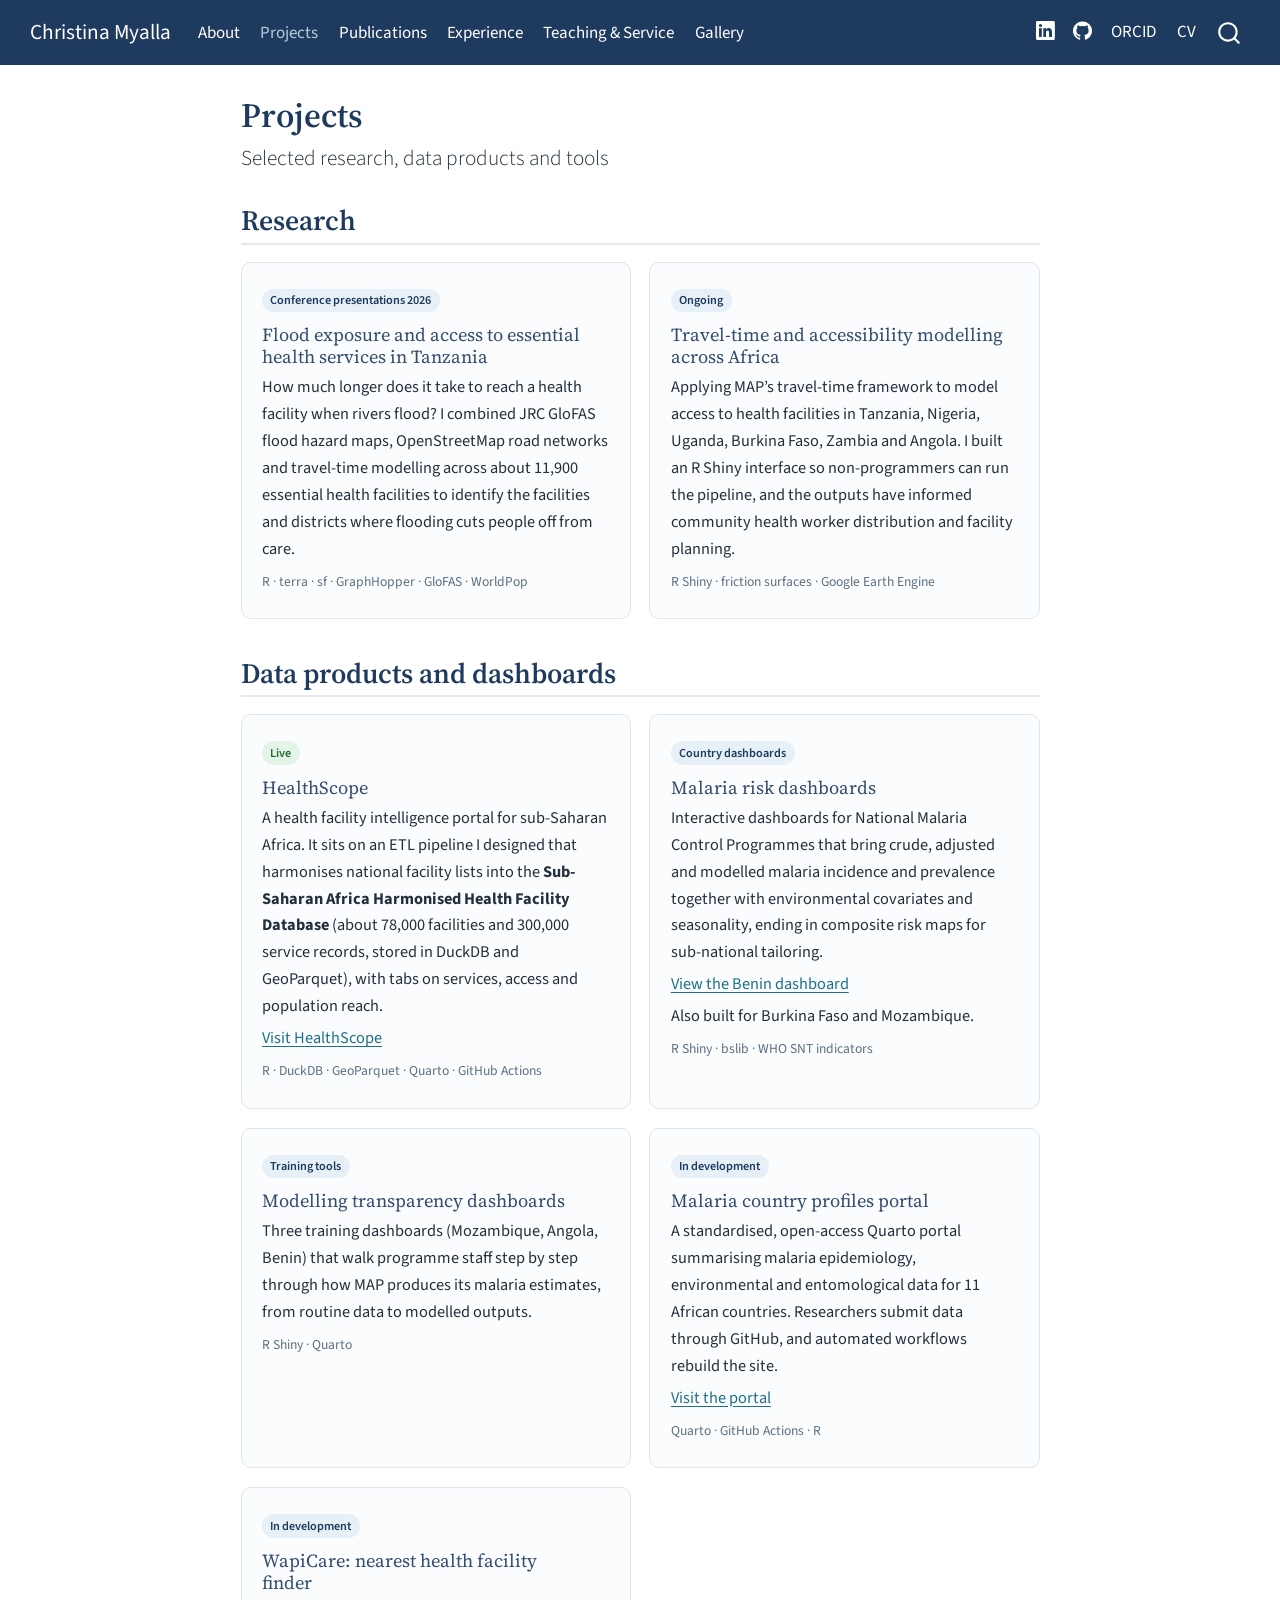
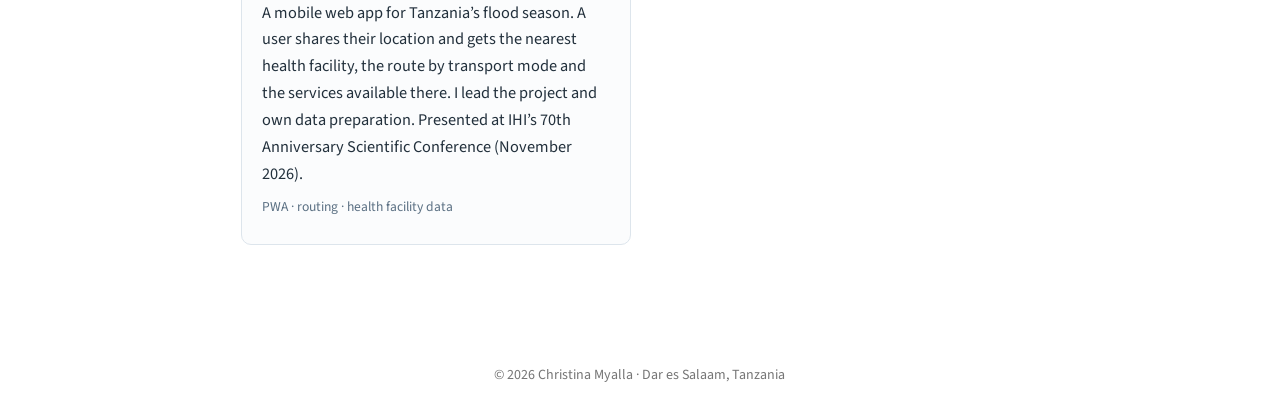
<file: docs/projects.html>
<!DOCTYPE html>
<html xmlns="http://www.w3.org/1999/xhtml" lang="en" xml:lang="en"><head>

<meta charset="utf-8">
<meta name="generator" content="quarto-1.6.42">

<meta name="viewport" content="width=device-width, initial-scale=1.0, user-scalable=yes">


<title>Projects – Christina Myalla</title>
<style>
code{white-space: pre-wrap;}
span.smallcaps{font-variant: small-caps;}
div.columns{display: flex; gap: min(4vw, 1.5em);}
div.column{flex: auto; overflow-x: auto;}
div.hanging-indent{margin-left: 1.5em; text-indent: -1.5em;}
ul.task-list{list-style: none;}
ul.task-list li input[type="checkbox"] {
  width: 0.8em;
  margin: 0 0.8em 0.2em -1em; /* quarto-specific, see https://github.com/quarto-dev/quarto-cli/issues/4556 */ 
  vertical-align: middle;
}
</style>


<script src="site_libs/quarto-nav/quarto-nav.js"></script>
<script src="site_libs/quarto-nav/headroom.min.js"></script>
<script src="site_libs/clipboard/clipboard.min.js"></script>
<script src="site_libs/quarto-search/autocomplete.umd.js"></script>
<script src="site_libs/quarto-search/fuse.min.js"></script>
<script src="site_libs/quarto-search/quarto-search.js"></script>
<meta name="quarto:offset" content="./">
<script src="site_libs/quarto-html/quarto.js"></script>
<script src="site_libs/quarto-html/popper.min.js"></script>
<script src="site_libs/quarto-html/tippy.umd.min.js"></script>
<script src="site_libs/quarto-html/anchor.min.js"></script>
<link href="site_libs/quarto-html/tippy.css" rel="stylesheet">
<link href="site_libs/quarto-html/quarto-syntax-highlighting-2f5df379a58b258e96c21c0638c20c03.css" rel="stylesheet" id="quarto-text-highlighting-styles">
<script src="site_libs/bootstrap/bootstrap.min.js"></script>
<link href="site_libs/bootstrap/bootstrap-icons.css" rel="stylesheet">
<link href="site_libs/bootstrap/bootstrap-204c508dc0ab694a7206952975fa37af.min.css" rel="stylesheet" append-hash="true" id="quarto-bootstrap" data-mode="light">
<script id="quarto-search-options" type="application/json">{
  "location": "navbar",
  "copy-button": false,
  "collapse-after": 3,
  "panel-placement": "end",
  "type": "overlay",
  "limit": 50,
  "keyboard-shortcut": [
    "f",
    "/",
    "s"
  ],
  "show-item-context": false,
  "language": {
    "search-no-results-text": "No results",
    "search-matching-documents-text": "matching documents",
    "search-copy-link-title": "Copy link to search",
    "search-hide-matches-text": "Hide additional matches",
    "search-more-match-text": "more match in this document",
    "search-more-matches-text": "more matches in this document",
    "search-clear-button-title": "Clear",
    "search-text-placeholder": "",
    "search-detached-cancel-button-title": "Cancel",
    "search-submit-button-title": "Submit",
    "search-label": "Search"
  }
}</script>
<style>html{ scroll-behavior: smooth; }</style>


</head>

<body class="nav-fixed fullcontent">

<div id="quarto-search-results"></div>
  <header id="quarto-header" class="headroom fixed-top">
    <nav class="navbar navbar-expand-lg " data-bs-theme="dark">
      <div class="navbar-container container-fluid">
      <div class="navbar-brand-container mx-auto">
    <a class="navbar-brand" href="./index.html">
    <span class="navbar-title">Christina Myalla</span>
    </a>
  </div>
            <div id="quarto-search" class="" title="Search"></div>
          <button class="navbar-toggler" type="button" data-bs-toggle="collapse" data-bs-target="#navbarCollapse" aria-controls="navbarCollapse" role="menu" aria-expanded="false" aria-label="Toggle navigation" onclick="if (window.quartoToggleHeadroom) { window.quartoToggleHeadroom(); }">
  <span class="navbar-toggler-icon"></span>
</button>
          <div class="collapse navbar-collapse" id="navbarCollapse">
            <ul class="navbar-nav navbar-nav-scroll me-auto">
  <li class="nav-item">
    <a class="nav-link" href="./index.html"> 
<span class="menu-text">About</span></a>
  </li>  
  <li class="nav-item">
    <a class="nav-link active" href="./projects.html" aria-current="page"> 
<span class="menu-text">Projects</span></a>
  </li>  
  <li class="nav-item">
    <a class="nav-link" href="./publications.html"> 
<span class="menu-text">Publications</span></a>
  </li>  
  <li class="nav-item">
    <a class="nav-link" href="./experience.html"> 
<span class="menu-text">Experience</span></a>
  </li>  
  <li class="nav-item">
    <a class="nav-link" href="./teaching.html"> 
<span class="menu-text">Teaching &amp; Service</span></a>
  </li>  
  <li class="nav-item">
    <a class="nav-link" href="./gallery.html"> 
<span class="menu-text">Gallery</span></a>
  </li>  
</ul>
            <ul class="navbar-nav navbar-nav-scroll ms-auto">
  <li class="nav-item compact">
    <a class="nav-link" href="https://www.linkedin.com/in/christina-myalla-bb707094"> <i class="bi bi-linkedin" role="img" aria-label="LinkedIn">
</i> 
<span class="menu-text"></span></a>
  </li>  
  <li class="nav-item compact">
    <a class="nav-link" href="https://github.com/myalla-christina"> <i class="bi bi-github" role="img" aria-label="GitHub">
</i> 
<span class="menu-text"></span></a>
  </li>  
  <li class="nav-item">
    <a class="nav-link" href="https://orcid.org/0009-0005-3917-7203"> 
<span class="menu-text">ORCID</span></a>
  </li>  
  <li class="nav-item">
    <a class="nav-link" href="./files/Christina_Myalla_CV.pdf"> 
<span class="menu-text">CV</span></a>
  </li>  
</ul>
          </div> <!-- /navcollapse -->
            <div class="quarto-navbar-tools">
</div>
      </div> <!-- /container-fluid -->
    </nav>
</header>
<!-- content -->
<div id="quarto-content" class="quarto-container page-columns page-rows-contents page-layout-article page-navbar">
<!-- sidebar -->
<!-- margin-sidebar -->
    
<!-- main -->
<main class="content" id="quarto-document-content">

<header id="title-block-header" class="quarto-title-block default">
<div class="quarto-title">
<h1 class="title">Projects</h1>
<p class="subtitle lead">Selected research, data products and tools</p>
</div>



<div class="quarto-title-meta">

    
  
    
  </div>
  


</header>


<section id="research" class="level2">
<h2 class="anchored" data-anchor-id="research">Research</h2>
<div class="card-grid">
<div class="pcard">
<p><span class="badge-status">Conference presentations 2026</span></p>
<section id="flood-exposure-and-access-to-essential-health-services-in-tanzania" class="level4">
<h4 class="anchored" data-anchor-id="flood-exposure-and-access-to-essential-health-services-in-tanzania">Flood exposure and access to essential health services in Tanzania</h4>
<p>How much longer does it take to reach a health facility when rivers flood? I combined JRC GloFAS flood hazard maps, OpenStreetMap road networks and travel-time modelling across about 11,900 essential health facilities to identify the facilities and districts where flooding cuts people off from care.</p>
<p><span class="tags">R · terra · sf · GraphHopper · GloFAS · WorldPop</span></p>
</section>
</div>
<div class="pcard">
<p><span class="badge-status">Ongoing</span></p>
<section id="travel-time-and-accessibility-modelling-across-africa" class="level4">
<h4 class="anchored" data-anchor-id="travel-time-and-accessibility-modelling-across-africa">Travel-time and accessibility modelling across Africa</h4>
<p>Applying MAP’s travel-time framework to model access to health facilities in Tanzania, Nigeria, Uganda, Burkina Faso, Zambia and Angola. I built an R Shiny interface so non-programmers can run the pipeline, and the outputs have informed community health worker distribution and facility planning.</p>
<p><span class="tags">R Shiny · friction surfaces · Google Earth Engine</span></p>
</section>
</div>
</div>
</section>
<section id="data-products-and-dashboards" class="level2">
<h2 class="anchored" data-anchor-id="data-products-and-dashboards">Data products and dashboards</h2>
<div class="card-grid">
<div class="pcard">
<p><span class="badge-status badge-live">Live</span></p>
<section id="healthscope" class="level4">
<h4 class="anchored" data-anchor-id="healthscope">HealthScope</h4>
<p>A health facility intelligence portal for sub-Saharan Africa. It sits on an ETL pipeline I designed that harmonises national facility lists into the <strong>Sub-Saharan Africa Harmonised Health Facility Database</strong> (about 78,000 facilities and 300,000 service records, stored in DuckDB and GeoParquet), with tabs on services, access and population reach.</p>
<p><a href="https://map-data-engineering.github.io/healthscope-portal">Visit HealthScope</a></p>
<p><span class="tags">R · DuckDB · GeoParquet · Quarto · GitHub Actions</span></p>
</section>
</div>
<div class="pcard">
<p><span class="badge-status">Country dashboards</span></p>
<section id="malaria-risk-dashboards" class="level4">
<h4 class="anchored" data-anchor-id="malaria-risk-dashboards">Malaria risk dashboards</h4>
<p>Interactive dashboards for National Malaria Control Programmes that bring crude, adjusted and modelled malaria incidence and prevalence together with environmental covariates and seasonality, ending in composite risk maps for sub-national tailoring.</p>
<p><a href="https://map-visualizations.shinyapps.io/malaria-benin_v2/">View the Benin dashboard</a></p>
<!-- TODO: add Burkina Faso and Mozambique links once confirmed -->
<p>Also built for Burkina Faso and Mozambique.</p>
<p><span class="tags">R Shiny · bslib · WHO SNT indicators</span></p>
</section>
</div>
<div class="pcard">
<p><span class="badge-status">Training tools</span></p>
<section id="modelling-transparency-dashboards" class="level4">
<h4 class="anchored" data-anchor-id="modelling-transparency-dashboards">Modelling transparency dashboards</h4>
<p>Three training dashboards (Mozambique, Angola, Benin) that walk programme staff step by step through how MAP produces its malaria estimates, from routine data to modelled outputs.</p>
<!-- TODO: add public links once confirmed -->
<p><span class="tags">R Shiny · Quarto</span></p>
</section>
</div>
<div class="pcard">
<p><span class="badge-status">In development</span></p>
<section id="malaria-country-profiles-portal" class="level4">
<h4 class="anchored" data-anchor-id="malaria-country-profiles-portal">Malaria country profiles portal</h4>
<p>A standardised, open-access Quarto portal summarising malaria epidemiology, environmental and entomological data for 11 African countries. Researchers submit data through GitHub, and automated workflows rebuild the site.</p>
<p><a href="https://map-data-engineering.github.io/COUNTRIES-PROFILES/">Visit the portal</a></p>
<p><span class="tags">Quarto · GitHub Actions · R</span></p>
</section>
</div>
<div class="pcard">
<p><span class="badge-status">In development</span></p>
<section id="wapicare-nearest-health-facility-finder" class="level4">
<h4 class="anchored" data-anchor-id="wapicare-nearest-health-facility-finder">WapiCare: nearest health facility finder</h4>
<p>A mobile web app for Tanzania’s flood season. A user shares their location and gets the nearest health facility, the route by transport mode and the services available there. I lead the project and own data preparation. Presented at IHI’s 70th Anniversary Scientific Conference (November 2026).</p>
<p><span class="tags">PWA · routing · health facility data</span></p>
</section>
</div>
</div>


</section>

</main> <!-- /main -->
<script id="quarto-html-after-body" type="application/javascript">
window.document.addEventListener("DOMContentLoaded", function (event) {
  const toggleBodyColorMode = (bsSheetEl) => {
    const mode = bsSheetEl.getAttribute("data-mode");
    const bodyEl = window.document.querySelector("body");
    if (mode === "dark") {
      bodyEl.classList.add("quarto-dark");
      bodyEl.classList.remove("quarto-light");
    } else {
      bodyEl.classList.add("quarto-light");
      bodyEl.classList.remove("quarto-dark");
    }
  }
  const toggleBodyColorPrimary = () => {
    const bsSheetEl = window.document.querySelector("link#quarto-bootstrap");
    if (bsSheetEl) {
      toggleBodyColorMode(bsSheetEl);
    }
  }
  toggleBodyColorPrimary();  
  const icon = "";
  const anchorJS = new window.AnchorJS();
  anchorJS.options = {
    placement: 'right',
    icon: icon
  };
  anchorJS.add('.anchored');
  const isCodeAnnotation = (el) => {
    for (const clz of el.classList) {
      if (clz.startsWith('code-annotation-')) {                     
        return true;
      }
    }
    return false;
  }
  const onCopySuccess = function(e) {
    // button target
    const button = e.trigger;
    // don't keep focus
    button.blur();
    // flash "checked"
    button.classList.add('code-copy-button-checked');
    var currentTitle = button.getAttribute("title");
    button.setAttribute("title", "Copied!");
    let tooltip;
    if (window.bootstrap) {
      button.setAttribute("data-bs-toggle", "tooltip");
      button.setAttribute("data-bs-placement", "left");
      button.setAttribute("data-bs-title", "Copied!");
      tooltip = new bootstrap.Tooltip(button, 
        { trigger: "manual", 
          customClass: "code-copy-button-tooltip",
          offset: [0, -8]});
      tooltip.show();    
    }
    setTimeout(function() {
      if (tooltip) {
        tooltip.hide();
        button.removeAttribute("data-bs-title");
        button.removeAttribute("data-bs-toggle");
        button.removeAttribute("data-bs-placement");
      }
      button.setAttribute("title", currentTitle);
      button.classList.remove('code-copy-button-checked');
    }, 1000);
    // clear code selection
    e.clearSelection();
  }
  const getTextToCopy = function(trigger) {
      const codeEl = trigger.previousElementSibling.cloneNode(true);
      for (const childEl of codeEl.children) {
        if (isCodeAnnotation(childEl)) {
          childEl.remove();
        }
      }
      return codeEl.innerText;
  }
  const clipboard = new window.ClipboardJS('.code-copy-button:not([data-in-quarto-modal])', {
    text: getTextToCopy
  });
  clipboard.on('success', onCopySuccess);
  if (window.document.getElementById('quarto-embedded-source-code-modal')) {
    const clipboardModal = new window.ClipboardJS('.code-copy-button[data-in-quarto-modal]', {
      text: getTextToCopy,
      container: window.document.getElementById('quarto-embedded-source-code-modal')
    });
    clipboardModal.on('success', onCopySuccess);
  }
    var localhostRegex = new RegExp(/^(?:http|https):\/\/localhost\:?[0-9]*\//);
    var mailtoRegex = new RegExp(/^mailto:/);
      var filterRegex = new RegExp("https:\/\/myalla-christina\.github\.io");
    var isInternal = (href) => {
        return filterRegex.test(href) || localhostRegex.test(href) || mailtoRegex.test(href);
    }
    // Inspect non-navigation links and adorn them if external
 	var links = window.document.querySelectorAll('a[href]:not(.nav-link):not(.navbar-brand):not(.toc-action):not(.sidebar-link):not(.sidebar-item-toggle):not(.pagination-link):not(.no-external):not([aria-hidden]):not(.dropdown-item):not(.quarto-navigation-tool):not(.about-link)');
    for (var i=0; i<links.length; i++) {
      const link = links[i];
      if (!isInternal(link.href)) {
        // undo the damage that might have been done by quarto-nav.js in the case of
        // links that we want to consider external
        if (link.dataset.originalHref !== undefined) {
          link.href = link.dataset.originalHref;
        }
      }
    }
  function tippyHover(el, contentFn, onTriggerFn, onUntriggerFn) {
    const config = {
      allowHTML: true,
      maxWidth: 500,
      delay: 100,
      arrow: false,
      appendTo: function(el) {
          return el.parentElement;
      },
      interactive: true,
      interactiveBorder: 10,
      theme: 'quarto',
      placement: 'bottom-start',
    };
    if (contentFn) {
      config.content = contentFn;
    }
    if (onTriggerFn) {
      config.onTrigger = onTriggerFn;
    }
    if (onUntriggerFn) {
      config.onUntrigger = onUntriggerFn;
    }
    window.tippy(el, config); 
  }
  const noterefs = window.document.querySelectorAll('a[role="doc-noteref"]');
  for (var i=0; i<noterefs.length; i++) {
    const ref = noterefs[i];
    tippyHover(ref, function() {
      // use id or data attribute instead here
      let href = ref.getAttribute('data-footnote-href') || ref.getAttribute('href');
      try { href = new URL(href).hash; } catch {}
      const id = href.replace(/^#\/?/, "");
      const note = window.document.getElementById(id);
      if (note) {
        return note.innerHTML;
      } else {
        return "";
      }
    });
  }
  const xrefs = window.document.querySelectorAll('a.quarto-xref');
  const processXRef = (id, note) => {
    // Strip column container classes
    const stripColumnClz = (el) => {
      el.classList.remove("page-full", "page-columns");
      if (el.children) {
        for (const child of el.children) {
          stripColumnClz(child);
        }
      }
    }
    stripColumnClz(note)
    if (id === null || id.startsWith('sec-')) {
      // Special case sections, only their first couple elements
      const container = document.createElement("div");
      if (note.children && note.children.length > 2) {
        container.appendChild(note.children[0].cloneNode(true));
        for (let i = 1; i < note.children.length; i++) {
          const child = note.children[i];
          if (child.tagName === "P" && child.innerText === "") {
            continue;
          } else {
            container.appendChild(child.cloneNode(true));
            break;
          }
        }
        if (window.Quarto?.typesetMath) {
          window.Quarto.typesetMath(container);
        }
        return container.innerHTML
      } else {
        if (window.Quarto?.typesetMath) {
          window.Quarto.typesetMath(note);
        }
        return note.innerHTML;
      }
    } else {
      // Remove any anchor links if they are present
      const anchorLink = note.querySelector('a.anchorjs-link');
      if (anchorLink) {
        anchorLink.remove();
      }
      if (window.Quarto?.typesetMath) {
        window.Quarto.typesetMath(note);
      }
      if (note.classList.contains("callout")) {
        return note.outerHTML;
      } else {
        return note.innerHTML;
      }
    }
  }
  for (var i=0; i<xrefs.length; i++) {
    const xref = xrefs[i];
    tippyHover(xref, undefined, function(instance) {
      instance.disable();
      let url = xref.getAttribute('href');
      let hash = undefined; 
      if (url.startsWith('#')) {
        hash = url;
      } else {
        try { hash = new URL(url).hash; } catch {}
      }
      if (hash) {
        const id = hash.replace(/^#\/?/, "");
        const note = window.document.getElementById(id);
        if (note !== null) {
          try {
            const html = processXRef(id, note.cloneNode(true));
            instance.setContent(html);
          } finally {
            instance.enable();
            instance.show();
          }
        } else {
          // See if we can fetch this
          fetch(url.split('#')[0])
          .then(res => res.text())
          .then(html => {
            const parser = new DOMParser();
            const htmlDoc = parser.parseFromString(html, "text/html");
            const note = htmlDoc.getElementById(id);
            if (note !== null) {
              const html = processXRef(id, note);
              instance.setContent(html);
            } 
          }).finally(() => {
            instance.enable();
            instance.show();
          });
        }
      } else {
        // See if we can fetch a full url (with no hash to target)
        // This is a special case and we should probably do some content thinning / targeting
        fetch(url)
        .then(res => res.text())
        .then(html => {
          const parser = new DOMParser();
          const htmlDoc = parser.parseFromString(html, "text/html");
          const note = htmlDoc.querySelector('main.content');
          if (note !== null) {
            // This should only happen for chapter cross references
            // (since there is no id in the URL)
            // remove the first header
            if (note.children.length > 0 && note.children[0].tagName === "HEADER") {
              note.children[0].remove();
            }
            const html = processXRef(null, note);
            instance.setContent(html);
          } 
        }).finally(() => {
          instance.enable();
          instance.show();
        });
      }
    }, function(instance) {
    });
  }
      let selectedAnnoteEl;
      const selectorForAnnotation = ( cell, annotation) => {
        let cellAttr = 'data-code-cell="' + cell + '"';
        let lineAttr = 'data-code-annotation="' +  annotation + '"';
        const selector = 'span[' + cellAttr + '][' + lineAttr + ']';
        return selector;
      }
      const selectCodeLines = (annoteEl) => {
        const doc = window.document;
        const targetCell = annoteEl.getAttribute("data-target-cell");
        const targetAnnotation = annoteEl.getAttribute("data-target-annotation");
        const annoteSpan = window.document.querySelector(selectorForAnnotation(targetCell, targetAnnotation));
        const lines = annoteSpan.getAttribute("data-code-lines").split(",");
        const lineIds = lines.map((line) => {
          return targetCell + "-" + line;
        })
        let top = null;
        let height = null;
        let parent = null;
        if (lineIds.length > 0) {
            //compute the position of the single el (top and bottom and make a div)
            const el = window.document.getElementById(lineIds[0]);
            top = el.offsetTop;
            height = el.offsetHeight;
            parent = el.parentElement.parentElement;
          if (lineIds.length > 1) {
            const lastEl = window.document.getElementById(lineIds[lineIds.length - 1]);
            const bottom = lastEl.offsetTop + lastEl.offsetHeight;
            height = bottom - top;
          }
          if (top !== null && height !== null && parent !== null) {
            // cook up a div (if necessary) and position it 
            let div = window.document.getElementById("code-annotation-line-highlight");
            if (div === null) {
              div = window.document.createElement("div");
              div.setAttribute("id", "code-annotation-line-highlight");
              div.style.position = 'absolute';
              parent.appendChild(div);
            }
            div.style.top = top - 2 + "px";
            div.style.height = height + 4 + "px";
            div.style.left = 0;
            let gutterDiv = window.document.getElementById("code-annotation-line-highlight-gutter");
            if (gutterDiv === null) {
              gutterDiv = window.document.createElement("div");
              gutterDiv.setAttribute("id", "code-annotation-line-highlight-gutter");
              gutterDiv.style.position = 'absolute';
              const codeCell = window.document.getElementById(targetCell);
              const gutter = codeCell.querySelector('.code-annotation-gutter');
              gutter.appendChild(gutterDiv);
            }
            gutterDiv.style.top = top - 2 + "px";
            gutterDiv.style.height = height + 4 + "px";
          }
          selectedAnnoteEl = annoteEl;
        }
      };
      const unselectCodeLines = () => {
        const elementsIds = ["code-annotation-line-highlight", "code-annotation-line-highlight-gutter"];
        elementsIds.forEach((elId) => {
          const div = window.document.getElementById(elId);
          if (div) {
            div.remove();
          }
        });
        selectedAnnoteEl = undefined;
      };
        // Handle positioning of the toggle
    window.addEventListener(
      "resize",
      throttle(() => {
        elRect = undefined;
        if (selectedAnnoteEl) {
          selectCodeLines(selectedAnnoteEl);
        }
      }, 10)
    );
    function throttle(fn, ms) {
    let throttle = false;
    let timer;
      return (...args) => {
        if(!throttle) { // first call gets through
            fn.apply(this, args);
            throttle = true;
        } else { // all the others get throttled
            if(timer) clearTimeout(timer); // cancel #2
            timer = setTimeout(() => {
              fn.apply(this, args);
              timer = throttle = false;
            }, ms);
        }
      };
    }
      // Attach click handler to the DT
      const annoteDls = window.document.querySelectorAll('dt[data-target-cell]');
      for (const annoteDlNode of annoteDls) {
        annoteDlNode.addEventListener('click', (event) => {
          const clickedEl = event.target;
          if (clickedEl !== selectedAnnoteEl) {
            unselectCodeLines();
            const activeEl = window.document.querySelector('dt[data-target-cell].code-annotation-active');
            if (activeEl) {
              activeEl.classList.remove('code-annotation-active');
            }
            selectCodeLines(clickedEl);
            clickedEl.classList.add('code-annotation-active');
          } else {
            // Unselect the line
            unselectCodeLines();
            clickedEl.classList.remove('code-annotation-active');
          }
        });
      }
  const findCites = (el) => {
    const parentEl = el.parentElement;
    if (parentEl) {
      const cites = parentEl.dataset.cites;
      if (cites) {
        return {
          el,
          cites: cites.split(' ')
        };
      } else {
        return findCites(el.parentElement)
      }
    } else {
      return undefined;
    }
  };
  var bibliorefs = window.document.querySelectorAll('a[role="doc-biblioref"]');
  for (var i=0; i<bibliorefs.length; i++) {
    const ref = bibliorefs[i];
    const citeInfo = findCites(ref);
    if (citeInfo) {
      tippyHover(citeInfo.el, function() {
        var popup = window.document.createElement('div');
        citeInfo.cites.forEach(function(cite) {
          var citeDiv = window.document.createElement('div');
          citeDiv.classList.add('hanging-indent');
          citeDiv.classList.add('csl-entry');
          var biblioDiv = window.document.getElementById('ref-' + cite);
          if (biblioDiv) {
            citeDiv.innerHTML = biblioDiv.innerHTML;
          }
          popup.appendChild(citeDiv);
        });
        return popup.innerHTML;
      });
    }
  }
});
</script>
</div> <!-- /content -->
<footer class="footer">
  <div class="nav-footer">
    <div class="nav-footer-left">
      &nbsp;
    </div>   
    <div class="nav-footer-center">
<p>© 2026 Christina Myalla · Dar es Salaam, Tanzania</p>
</div>
    <div class="nav-footer-right">
      &nbsp;
    </div>
  </div>
</footer>




<script src="site_libs/quarto-html/zenscroll-min.js"></script>
</body></html>
</file>
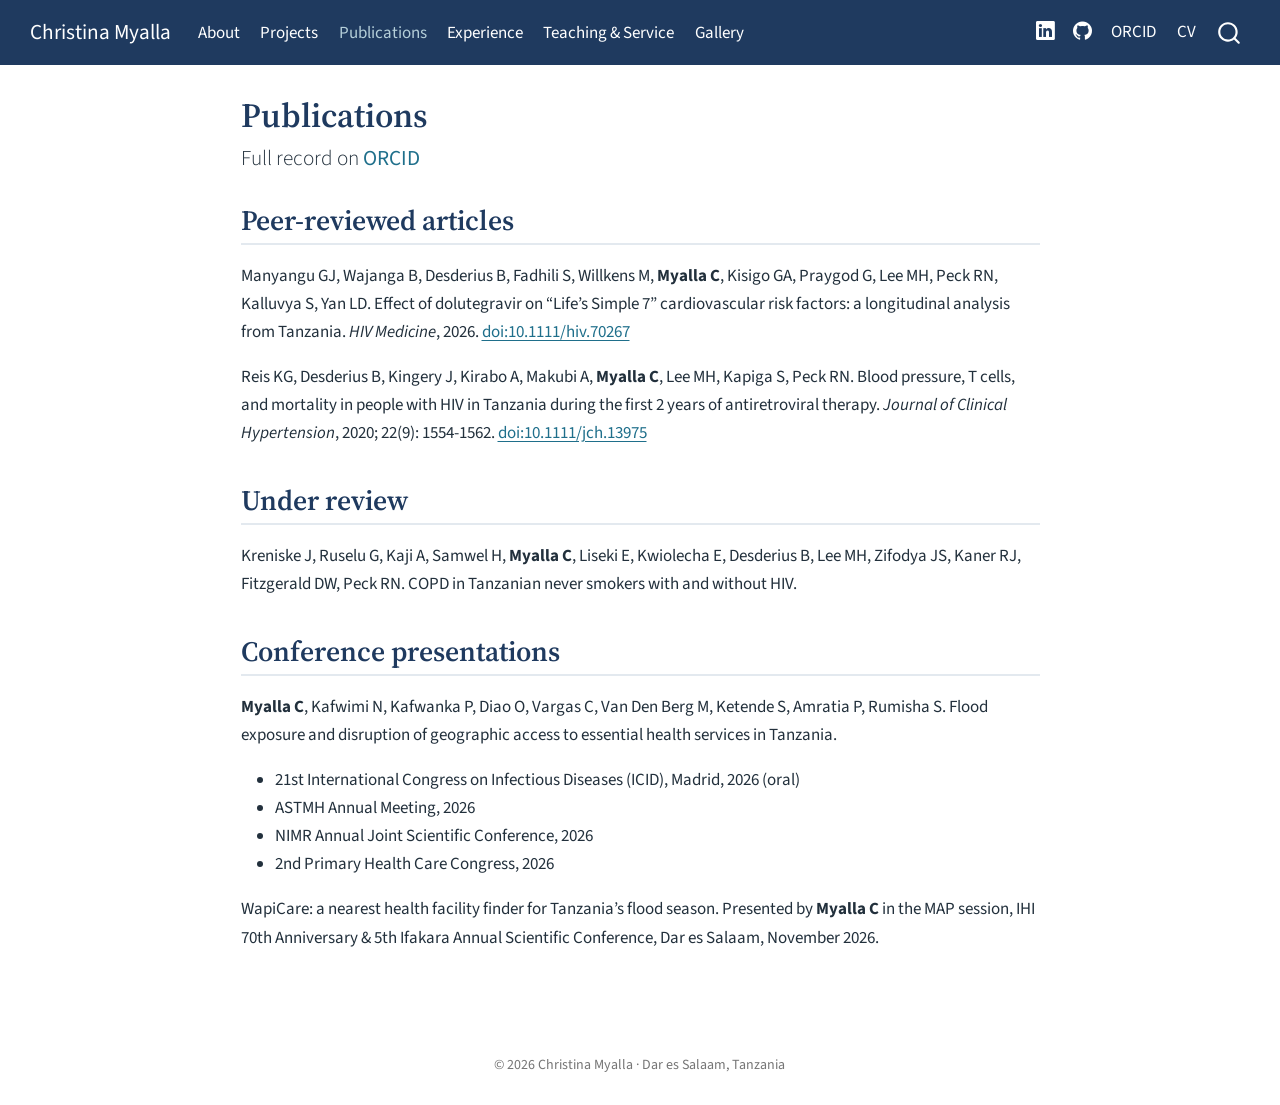
<file: docs/publications.html>
<!DOCTYPE html>
<html xmlns="http://www.w3.org/1999/xhtml" lang="en" xml:lang="en"><head>

<meta charset="utf-8">
<meta name="generator" content="quarto-1.6.42">

<meta name="viewport" content="width=device-width, initial-scale=1.0, user-scalable=yes">


<title>Publications – Christina Myalla</title>
<style>
code{white-space: pre-wrap;}
span.smallcaps{font-variant: small-caps;}
div.columns{display: flex; gap: min(4vw, 1.5em);}
div.column{flex: auto; overflow-x: auto;}
div.hanging-indent{margin-left: 1.5em; text-indent: -1.5em;}
ul.task-list{list-style: none;}
ul.task-list li input[type="checkbox"] {
  width: 0.8em;
  margin: 0 0.8em 0.2em -1em; /* quarto-specific, see https://github.com/quarto-dev/quarto-cli/issues/4556 */ 
  vertical-align: middle;
}
</style>


<script src="site_libs/quarto-nav/quarto-nav.js"></script>
<script src="site_libs/quarto-nav/headroom.min.js"></script>
<script src="site_libs/clipboard/clipboard.min.js"></script>
<script src="site_libs/quarto-search/autocomplete.umd.js"></script>
<script src="site_libs/quarto-search/fuse.min.js"></script>
<script src="site_libs/quarto-search/quarto-search.js"></script>
<meta name="quarto:offset" content="./">
<script src="site_libs/quarto-html/quarto.js"></script>
<script src="site_libs/quarto-html/popper.min.js"></script>
<script src="site_libs/quarto-html/tippy.umd.min.js"></script>
<script src="site_libs/quarto-html/anchor.min.js"></script>
<link href="site_libs/quarto-html/tippy.css" rel="stylesheet">
<link href="site_libs/quarto-html/quarto-syntax-highlighting-2f5df379a58b258e96c21c0638c20c03.css" rel="stylesheet" id="quarto-text-highlighting-styles">
<script src="site_libs/bootstrap/bootstrap.min.js"></script>
<link href="site_libs/bootstrap/bootstrap-icons.css" rel="stylesheet">
<link href="site_libs/bootstrap/bootstrap-204c508dc0ab694a7206952975fa37af.min.css" rel="stylesheet" append-hash="true" id="quarto-bootstrap" data-mode="light">
<script id="quarto-search-options" type="application/json">{
  "location": "navbar",
  "copy-button": false,
  "collapse-after": 3,
  "panel-placement": "end",
  "type": "overlay",
  "limit": 50,
  "keyboard-shortcut": [
    "f",
    "/",
    "s"
  ],
  "show-item-context": false,
  "language": {
    "search-no-results-text": "No results",
    "search-matching-documents-text": "matching documents",
    "search-copy-link-title": "Copy link to search",
    "search-hide-matches-text": "Hide additional matches",
    "search-more-match-text": "more match in this document",
    "search-more-matches-text": "more matches in this document",
    "search-clear-button-title": "Clear",
    "search-text-placeholder": "",
    "search-detached-cancel-button-title": "Cancel",
    "search-submit-button-title": "Submit",
    "search-label": "Search"
  }
}</script>
<style>html{ scroll-behavior: smooth; }</style>


</head>

<body class="nav-fixed fullcontent">

<div id="quarto-search-results"></div>
  <header id="quarto-header" class="headroom fixed-top">
    <nav class="navbar navbar-expand-lg " data-bs-theme="dark">
      <div class="navbar-container container-fluid">
      <div class="navbar-brand-container mx-auto">
    <a class="navbar-brand" href="./index.html">
    <span class="navbar-title">Christina Myalla</span>
    </a>
  </div>
            <div id="quarto-search" class="" title="Search"></div>
          <button class="navbar-toggler" type="button" data-bs-toggle="collapse" data-bs-target="#navbarCollapse" aria-controls="navbarCollapse" role="menu" aria-expanded="false" aria-label="Toggle navigation" onclick="if (window.quartoToggleHeadroom) { window.quartoToggleHeadroom(); }">
  <span class="navbar-toggler-icon"></span>
</button>
          <div class="collapse navbar-collapse" id="navbarCollapse">
            <ul class="navbar-nav navbar-nav-scroll me-auto">
  <li class="nav-item">
    <a class="nav-link" href="./index.html"> 
<span class="menu-text">About</span></a>
  </li>  
  <li class="nav-item">
    <a class="nav-link" href="./projects.html"> 
<span class="menu-text">Projects</span></a>
  </li>  
  <li class="nav-item">
    <a class="nav-link active" href="./publications.html" aria-current="page"> 
<span class="menu-text">Publications</span></a>
  </li>  
  <li class="nav-item">
    <a class="nav-link" href="./experience.html"> 
<span class="menu-text">Experience</span></a>
  </li>  
  <li class="nav-item">
    <a class="nav-link" href="./teaching.html"> 
<span class="menu-text">Teaching &amp; Service</span></a>
  </li>  
  <li class="nav-item">
    <a class="nav-link" href="./gallery.html"> 
<span class="menu-text">Gallery</span></a>
  </li>  
</ul>
            <ul class="navbar-nav navbar-nav-scroll ms-auto">
  <li class="nav-item compact">
    <a class="nav-link" href="https://www.linkedin.com/in/christina-myalla-bb707094"> <i class="bi bi-linkedin" role="img" aria-label="LinkedIn">
</i> 
<span class="menu-text"></span></a>
  </li>  
  <li class="nav-item compact">
    <a class="nav-link" href="https://github.com/myalla-christina"> <i class="bi bi-github" role="img" aria-label="GitHub">
</i> 
<span class="menu-text"></span></a>
  </li>  
  <li class="nav-item">
    <a class="nav-link" href="https://orcid.org/0009-0005-3917-7203"> 
<span class="menu-text">ORCID</span></a>
  </li>  
  <li class="nav-item">
    <a class="nav-link" href="./files/Christina_Myalla_CV.pdf"> 
<span class="menu-text">CV</span></a>
  </li>  
</ul>
          </div> <!-- /navcollapse -->
            <div class="quarto-navbar-tools">
</div>
      </div> <!-- /container-fluid -->
    </nav>
</header>
<!-- content -->
<div id="quarto-content" class="quarto-container page-columns page-rows-contents page-layout-article page-navbar">
<!-- sidebar -->
<!-- margin-sidebar -->
    
<!-- main -->
<main class="content" id="quarto-document-content">

<header id="title-block-header" class="quarto-title-block default">
<div class="quarto-title">
<h1 class="title">Publications</h1>
<p class="subtitle lead">Full record on <a href="https://orcid.org/0009-0005-3917-7203">ORCID</a></p>
</div>



<div class="quarto-title-meta">

    
  
    
  </div>
  


</header>


<section id="peer-reviewed-articles" class="level2">
<h2 class="anchored" data-anchor-id="peer-reviewed-articles">Peer-reviewed articles</h2>
<div class="pub">
<p>Manyangu GJ, Wajanga B, Desderius B, Fadhili S, Willkens M, <strong>Myalla C</strong>, Kisigo GA, Praygod G, Lee MH, Peck RN, Kalluvya S, Yan LD. Effect of dolutegravir on “Life’s Simple 7” cardiovascular risk factors: a longitudinal analysis from Tanzania. <span class="venue">HIV Medicine</span>, 2026. <a href="https://doi.org/10.1111/hiv.70267">doi:10.1111/hiv.70267</a></p>
</div>
<div class="pub">
<p>Reis KG, Desderius B, Kingery J, Kirabo A, Makubi A, <strong>Myalla C</strong>, Lee MH, Kapiga S, Peck RN. Blood pressure, T cells, and mortality in people with HIV in Tanzania during the first 2 years of antiretroviral therapy. <span class="venue">Journal of Clinical Hypertension</span>, 2020; 22(9): 1554-1562. <a href="https://doi.org/10.1111/jch.13975">doi:10.1111/jch.13975</a></p>
</div>
</section>
<section id="under-review" class="level2">
<h2 class="anchored" data-anchor-id="under-review">Under review</h2>
<div class="pub">
<p>Kreniske J, Ruselu G, Kaji A, Samwel H, <strong>Myalla C</strong>, Liseki E, Kwiolecha E, Desderius B, Lee MH, Zifodya JS, Kaner RJ, Fitzgerald DW, Peck RN. COPD in Tanzanian never smokers with and without HIV.</p>
</div>
</section>
<section id="conference-presentations" class="level2">
<h2 class="anchored" data-anchor-id="conference-presentations">Conference presentations</h2>
<div class="pub">
<p><strong>Myalla C</strong>, Kafwimi N, Kafwanka P, Diao O, Vargas C, Van Den Berg M, Ketende S, Amratia P, Rumisha S. Flood exposure and disruption of geographic access to essential health services in Tanzania.</p>
<ul>
<li>21st International Congress on Infectious Diseases (ICID), Madrid, 2026 (oral)</li>
<li>ASTMH Annual Meeting, 2026</li>
<li>NIMR Annual Joint Scientific Conference, 2026</li>
<li>2nd Primary Health Care Congress, 2026</li>
</ul>
</div>
<div class="pub">
<p>WapiCare: a nearest health facility finder for Tanzania’s flood season. Presented by <strong>Myalla C</strong> in the MAP session, IHI 70th Anniversary &amp; 5th Ifakara Annual Scientific Conference, Dar es Salaam, November 2026.</p>
</div>


</section>

</main> <!-- /main -->
<script id="quarto-html-after-body" type="application/javascript">
window.document.addEventListener("DOMContentLoaded", function (event) {
  const toggleBodyColorMode = (bsSheetEl) => {
    const mode = bsSheetEl.getAttribute("data-mode");
    const bodyEl = window.document.querySelector("body");
    if (mode === "dark") {
      bodyEl.classList.add("quarto-dark");
      bodyEl.classList.remove("quarto-light");
    } else {
      bodyEl.classList.add("quarto-light");
      bodyEl.classList.remove("quarto-dark");
    }
  }
  const toggleBodyColorPrimary = () => {
    const bsSheetEl = window.document.querySelector("link#quarto-bootstrap");
    if (bsSheetEl) {
      toggleBodyColorMode(bsSheetEl);
    }
  }
  toggleBodyColorPrimary();  
  const icon = "";
  const anchorJS = new window.AnchorJS();
  anchorJS.options = {
    placement: 'right',
    icon: icon
  };
  anchorJS.add('.anchored');
  const isCodeAnnotation = (el) => {
    for (const clz of el.classList) {
      if (clz.startsWith('code-annotation-')) {                     
        return true;
      }
    }
    return false;
  }
  const onCopySuccess = function(e) {
    // button target
    const button = e.trigger;
    // don't keep focus
    button.blur();
    // flash "checked"
    button.classList.add('code-copy-button-checked');
    var currentTitle = button.getAttribute("title");
    button.setAttribute("title", "Copied!");
    let tooltip;
    if (window.bootstrap) {
      button.setAttribute("data-bs-toggle", "tooltip");
      button.setAttribute("data-bs-placement", "left");
      button.setAttribute("data-bs-title", "Copied!");
      tooltip = new bootstrap.Tooltip(button, 
        { trigger: "manual", 
          customClass: "code-copy-button-tooltip",
          offset: [0, -8]});
      tooltip.show();    
    }
    setTimeout(function() {
      if (tooltip) {
        tooltip.hide();
        button.removeAttribute("data-bs-title");
        button.removeAttribute("data-bs-toggle");
        button.removeAttribute("data-bs-placement");
      }
      button.setAttribute("title", currentTitle);
      button.classList.remove('code-copy-button-checked');
    }, 1000);
    // clear code selection
    e.clearSelection();
  }
  const getTextToCopy = function(trigger) {
      const codeEl = trigger.previousElementSibling.cloneNode(true);
      for (const childEl of codeEl.children) {
        if (isCodeAnnotation(childEl)) {
          childEl.remove();
        }
      }
      return codeEl.innerText;
  }
  const clipboard = new window.ClipboardJS('.code-copy-button:not([data-in-quarto-modal])', {
    text: getTextToCopy
  });
  clipboard.on('success', onCopySuccess);
  if (window.document.getElementById('quarto-embedded-source-code-modal')) {
    const clipboardModal = new window.ClipboardJS('.code-copy-button[data-in-quarto-modal]', {
      text: getTextToCopy,
      container: window.document.getElementById('quarto-embedded-source-code-modal')
    });
    clipboardModal.on('success', onCopySuccess);
  }
    var localhostRegex = new RegExp(/^(?:http|https):\/\/localhost\:?[0-9]*\//);
    var mailtoRegex = new RegExp(/^mailto:/);
      var filterRegex = new RegExp("https:\/\/myalla-christina\.github\.io");
    var isInternal = (href) => {
        return filterRegex.test(href) || localhostRegex.test(href) || mailtoRegex.test(href);
    }
    // Inspect non-navigation links and adorn them if external
 	var links = window.document.querySelectorAll('a[href]:not(.nav-link):not(.navbar-brand):not(.toc-action):not(.sidebar-link):not(.sidebar-item-toggle):not(.pagination-link):not(.no-external):not([aria-hidden]):not(.dropdown-item):not(.quarto-navigation-tool):not(.about-link)');
    for (var i=0; i<links.length; i++) {
      const link = links[i];
      if (!isInternal(link.href)) {
        // undo the damage that might have been done by quarto-nav.js in the case of
        // links that we want to consider external
        if (link.dataset.originalHref !== undefined) {
          link.href = link.dataset.originalHref;
        }
      }
    }
  function tippyHover(el, contentFn, onTriggerFn, onUntriggerFn) {
    const config = {
      allowHTML: true,
      maxWidth: 500,
      delay: 100,
      arrow: false,
      appendTo: function(el) {
          return el.parentElement;
      },
      interactive: true,
      interactiveBorder: 10,
      theme: 'quarto',
      placement: 'bottom-start',
    };
    if (contentFn) {
      config.content = contentFn;
    }
    if (onTriggerFn) {
      config.onTrigger = onTriggerFn;
    }
    if (onUntriggerFn) {
      config.onUntrigger = onUntriggerFn;
    }
    window.tippy(el, config); 
  }
  const noterefs = window.document.querySelectorAll('a[role="doc-noteref"]');
  for (var i=0; i<noterefs.length; i++) {
    const ref = noterefs[i];
    tippyHover(ref, function() {
      // use id or data attribute instead here
      let href = ref.getAttribute('data-footnote-href') || ref.getAttribute('href');
      try { href = new URL(href).hash; } catch {}
      const id = href.replace(/^#\/?/, "");
      const note = window.document.getElementById(id);
      if (note) {
        return note.innerHTML;
      } else {
        return "";
      }
    });
  }
  const xrefs = window.document.querySelectorAll('a.quarto-xref');
  const processXRef = (id, note) => {
    // Strip column container classes
    const stripColumnClz = (el) => {
      el.classList.remove("page-full", "page-columns");
      if (el.children) {
        for (const child of el.children) {
          stripColumnClz(child);
        }
      }
    }
    stripColumnClz(note)
    if (id === null || id.startsWith('sec-')) {
      // Special case sections, only their first couple elements
      const container = document.createElement("div");
      if (note.children && note.children.length > 2) {
        container.appendChild(note.children[0].cloneNode(true));
        for (let i = 1; i < note.children.length; i++) {
          const child = note.children[i];
          if (child.tagName === "P" && child.innerText === "") {
            continue;
          } else {
            container.appendChild(child.cloneNode(true));
            break;
          }
        }
        if (window.Quarto?.typesetMath) {
          window.Quarto.typesetMath(container);
        }
        return container.innerHTML
      } else {
        if (window.Quarto?.typesetMath) {
          window.Quarto.typesetMath(note);
        }
        return note.innerHTML;
      }
    } else {
      // Remove any anchor links if they are present
      const anchorLink = note.querySelector('a.anchorjs-link');
      if (anchorLink) {
        anchorLink.remove();
      }
      if (window.Quarto?.typesetMath) {
        window.Quarto.typesetMath(note);
      }
      if (note.classList.contains("callout")) {
        return note.outerHTML;
      } else {
        return note.innerHTML;
      }
    }
  }
  for (var i=0; i<xrefs.length; i++) {
    const xref = xrefs[i];
    tippyHover(xref, undefined, function(instance) {
      instance.disable();
      let url = xref.getAttribute('href');
      let hash = undefined; 
      if (url.startsWith('#')) {
        hash = url;
      } else {
        try { hash = new URL(url).hash; } catch {}
      }
      if (hash) {
        const id = hash.replace(/^#\/?/, "");
        const note = window.document.getElementById(id);
        if (note !== null) {
          try {
            const html = processXRef(id, note.cloneNode(true));
            instance.setContent(html);
          } finally {
            instance.enable();
            instance.show();
          }
        } else {
          // See if we can fetch this
          fetch(url.split('#')[0])
          .then(res => res.text())
          .then(html => {
            const parser = new DOMParser();
            const htmlDoc = parser.parseFromString(html, "text/html");
            const note = htmlDoc.getElementById(id);
            if (note !== null) {
              const html = processXRef(id, note);
              instance.setContent(html);
            } 
          }).finally(() => {
            instance.enable();
            instance.show();
          });
        }
      } else {
        // See if we can fetch a full url (with no hash to target)
        // This is a special case and we should probably do some content thinning / targeting
        fetch(url)
        .then(res => res.text())
        .then(html => {
          const parser = new DOMParser();
          const htmlDoc = parser.parseFromString(html, "text/html");
          const note = htmlDoc.querySelector('main.content');
          if (note !== null) {
            // This should only happen for chapter cross references
            // (since there is no id in the URL)
            // remove the first header
            if (note.children.length > 0 && note.children[0].tagName === "HEADER") {
              note.children[0].remove();
            }
            const html = processXRef(null, note);
            instance.setContent(html);
          } 
        }).finally(() => {
          instance.enable();
          instance.show();
        });
      }
    }, function(instance) {
    });
  }
      let selectedAnnoteEl;
      const selectorForAnnotation = ( cell, annotation) => {
        let cellAttr = 'data-code-cell="' + cell + '"';
        let lineAttr = 'data-code-annotation="' +  annotation + '"';
        const selector = 'span[' + cellAttr + '][' + lineAttr + ']';
        return selector;
      }
      const selectCodeLines = (annoteEl) => {
        const doc = window.document;
        const targetCell = annoteEl.getAttribute("data-target-cell");
        const targetAnnotation = annoteEl.getAttribute("data-target-annotation");
        const annoteSpan = window.document.querySelector(selectorForAnnotation(targetCell, targetAnnotation));
        const lines = annoteSpan.getAttribute("data-code-lines").split(",");
        const lineIds = lines.map((line) => {
          return targetCell + "-" + line;
        })
        let top = null;
        let height = null;
        let parent = null;
        if (lineIds.length > 0) {
            //compute the position of the single el (top and bottom and make a div)
            const el = window.document.getElementById(lineIds[0]);
            top = el.offsetTop;
            height = el.offsetHeight;
            parent = el.parentElement.parentElement;
          if (lineIds.length > 1) {
            const lastEl = window.document.getElementById(lineIds[lineIds.length - 1]);
            const bottom = lastEl.offsetTop + lastEl.offsetHeight;
            height = bottom - top;
          }
          if (top !== null && height !== null && parent !== null) {
            // cook up a div (if necessary) and position it 
            let div = window.document.getElementById("code-annotation-line-highlight");
            if (div === null) {
              div = window.document.createElement("div");
              div.setAttribute("id", "code-annotation-line-highlight");
              div.style.position = 'absolute';
              parent.appendChild(div);
            }
            div.style.top = top - 2 + "px";
            div.style.height = height + 4 + "px";
            div.style.left = 0;
            let gutterDiv = window.document.getElementById("code-annotation-line-highlight-gutter");
            if (gutterDiv === null) {
              gutterDiv = window.document.createElement("div");
              gutterDiv.setAttribute("id", "code-annotation-line-highlight-gutter");
              gutterDiv.style.position = 'absolute';
              const codeCell = window.document.getElementById(targetCell);
              const gutter = codeCell.querySelector('.code-annotation-gutter');
              gutter.appendChild(gutterDiv);
            }
            gutterDiv.style.top = top - 2 + "px";
            gutterDiv.style.height = height + 4 + "px";
          }
          selectedAnnoteEl = annoteEl;
        }
      };
      const unselectCodeLines = () => {
        const elementsIds = ["code-annotation-line-highlight", "code-annotation-line-highlight-gutter"];
        elementsIds.forEach((elId) => {
          const div = window.document.getElementById(elId);
          if (div) {
            div.remove();
          }
        });
        selectedAnnoteEl = undefined;
      };
        // Handle positioning of the toggle
    window.addEventListener(
      "resize",
      throttle(() => {
        elRect = undefined;
        if (selectedAnnoteEl) {
          selectCodeLines(selectedAnnoteEl);
        }
      }, 10)
    );
    function throttle(fn, ms) {
    let throttle = false;
    let timer;
      return (...args) => {
        if(!throttle) { // first call gets through
            fn.apply(this, args);
            throttle = true;
        } else { // all the others get throttled
            if(timer) clearTimeout(timer); // cancel #2
            timer = setTimeout(() => {
              fn.apply(this, args);
              timer = throttle = false;
            }, ms);
        }
      };
    }
      // Attach click handler to the DT
      const annoteDls = window.document.querySelectorAll('dt[data-target-cell]');
      for (const annoteDlNode of annoteDls) {
        annoteDlNode.addEventListener('click', (event) => {
          const clickedEl = event.target;
          if (clickedEl !== selectedAnnoteEl) {
            unselectCodeLines();
            const activeEl = window.document.querySelector('dt[data-target-cell].code-annotation-active');
            if (activeEl) {
              activeEl.classList.remove('code-annotation-active');
            }
            selectCodeLines(clickedEl);
            clickedEl.classList.add('code-annotation-active');
          } else {
            // Unselect the line
            unselectCodeLines();
            clickedEl.classList.remove('code-annotation-active');
          }
        });
      }
  const findCites = (el) => {
    const parentEl = el.parentElement;
    if (parentEl) {
      const cites = parentEl.dataset.cites;
      if (cites) {
        return {
          el,
          cites: cites.split(' ')
        };
      } else {
        return findCites(el.parentElement)
      }
    } else {
      return undefined;
    }
  };
  var bibliorefs = window.document.querySelectorAll('a[role="doc-biblioref"]');
  for (var i=0; i<bibliorefs.length; i++) {
    const ref = bibliorefs[i];
    const citeInfo = findCites(ref);
    if (citeInfo) {
      tippyHover(citeInfo.el, function() {
        var popup = window.document.createElement('div');
        citeInfo.cites.forEach(function(cite) {
          var citeDiv = window.document.createElement('div');
          citeDiv.classList.add('hanging-indent');
          citeDiv.classList.add('csl-entry');
          var biblioDiv = window.document.getElementById('ref-' + cite);
          if (biblioDiv) {
            citeDiv.innerHTML = biblioDiv.innerHTML;
          }
          popup.appendChild(citeDiv);
        });
        return popup.innerHTML;
      });
    }
  }
});
</script>
</div> <!-- /content -->
<footer class="footer">
  <div class="nav-footer">
    <div class="nav-footer-left">
      &nbsp;
    </div>   
    <div class="nav-footer-center">
<p>© 2026 Christina Myalla · Dar es Salaam, Tanzania</p>
</div>
    <div class="nav-footer-right">
      &nbsp;
    </div>
  </div>
</footer>




<script src="site_libs/quarto-html/zenscroll-min.js"></script>
</body></html>
</file>
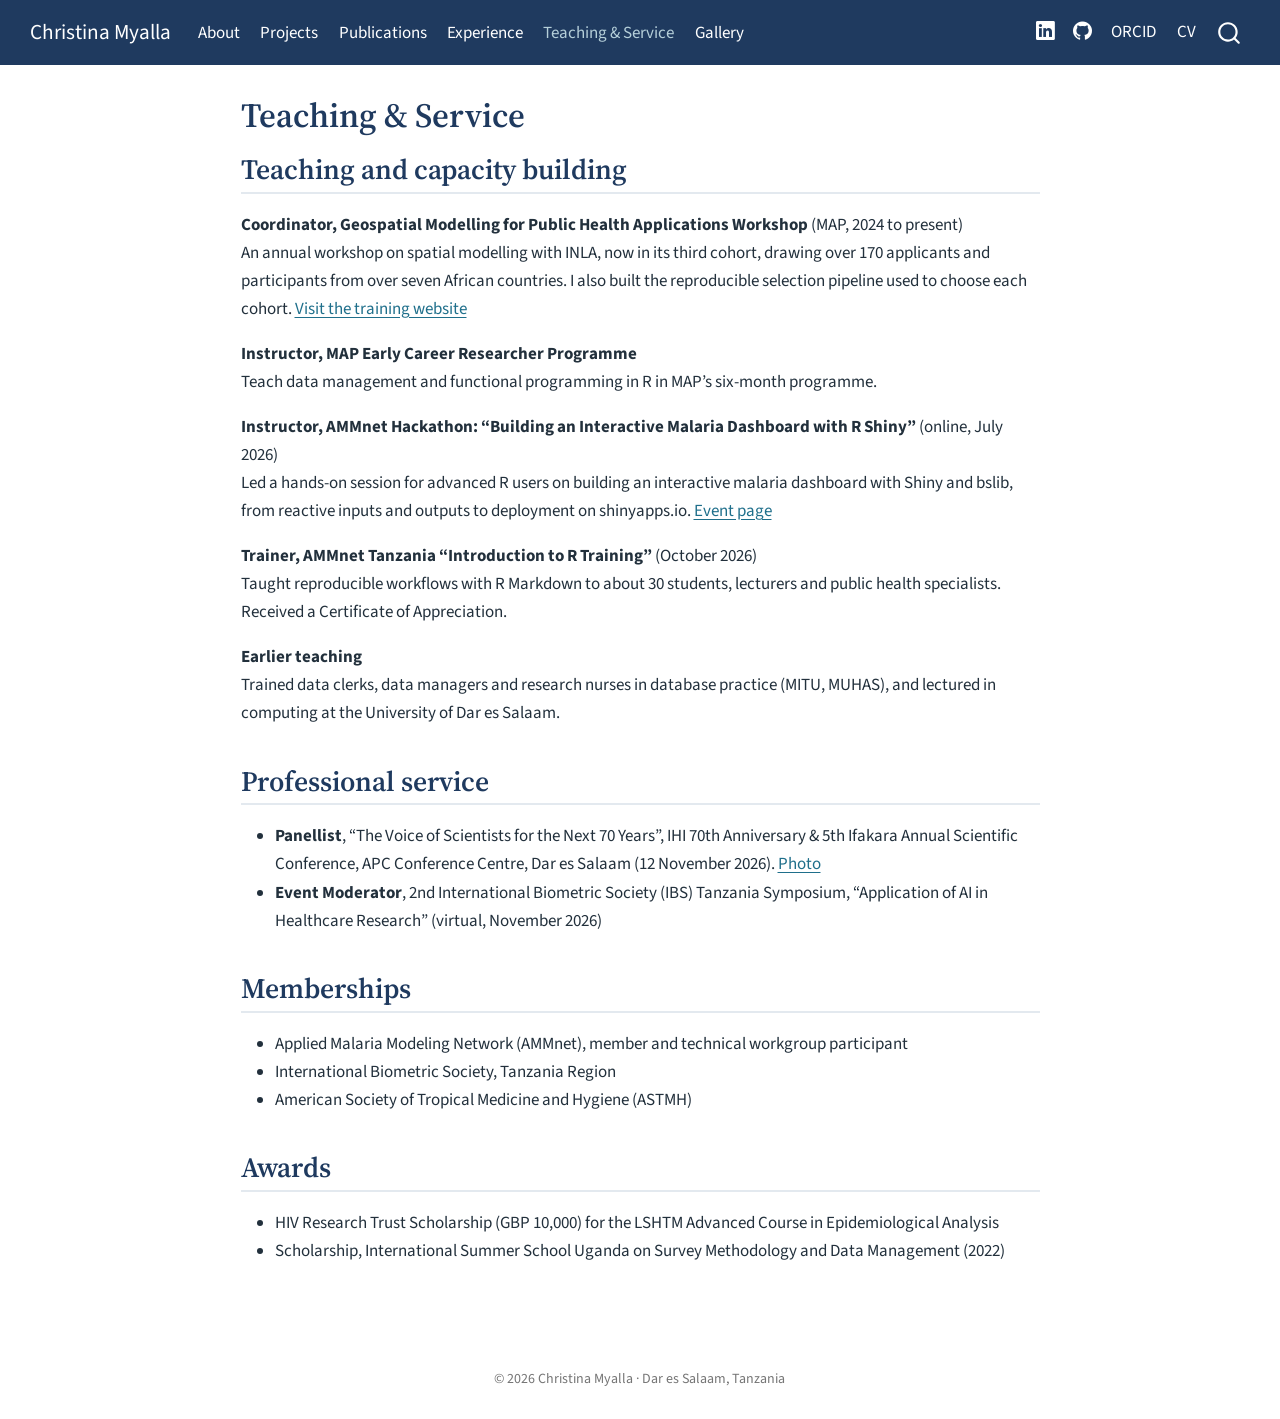
<file: docs/teaching.html>
<!DOCTYPE html>
<html xmlns="http://www.w3.org/1999/xhtml" lang="en" xml:lang="en"><head>

<meta charset="utf-8">
<meta name="generator" content="quarto-1.6.42">

<meta name="viewport" content="width=device-width, initial-scale=1.0, user-scalable=yes">


<title>Teaching &amp; Service – Christina Myalla</title>
<style>
code{white-space: pre-wrap;}
span.smallcaps{font-variant: small-caps;}
div.columns{display: flex; gap: min(4vw, 1.5em);}
div.column{flex: auto; overflow-x: auto;}
div.hanging-indent{margin-left: 1.5em; text-indent: -1.5em;}
ul.task-list{list-style: none;}
ul.task-list li input[type="checkbox"] {
  width: 0.8em;
  margin: 0 0.8em 0.2em -1em; /* quarto-specific, see https://github.com/quarto-dev/quarto-cli/issues/4556 */ 
  vertical-align: middle;
}
</style>


<script src="site_libs/quarto-nav/quarto-nav.js"></script>
<script src="site_libs/quarto-nav/headroom.min.js"></script>
<script src="site_libs/clipboard/clipboard.min.js"></script>
<script src="site_libs/quarto-search/autocomplete.umd.js"></script>
<script src="site_libs/quarto-search/fuse.min.js"></script>
<script src="site_libs/quarto-search/quarto-search.js"></script>
<meta name="quarto:offset" content="./">
<script src="site_libs/quarto-html/quarto.js"></script>
<script src="site_libs/quarto-html/popper.min.js"></script>
<script src="site_libs/quarto-html/tippy.umd.min.js"></script>
<script src="site_libs/quarto-html/anchor.min.js"></script>
<link href="site_libs/quarto-html/tippy.css" rel="stylesheet">
<link href="site_libs/quarto-html/quarto-syntax-highlighting-2f5df379a58b258e96c21c0638c20c03.css" rel="stylesheet" id="quarto-text-highlighting-styles">
<script src="site_libs/bootstrap/bootstrap.min.js"></script>
<link href="site_libs/bootstrap/bootstrap-icons.css" rel="stylesheet">
<link href="site_libs/bootstrap/bootstrap-204c508dc0ab694a7206952975fa37af.min.css" rel="stylesheet" append-hash="true" id="quarto-bootstrap" data-mode="light">
<script id="quarto-search-options" type="application/json">{
  "location": "navbar",
  "copy-button": false,
  "collapse-after": 3,
  "panel-placement": "end",
  "type": "overlay",
  "limit": 50,
  "keyboard-shortcut": [
    "f",
    "/",
    "s"
  ],
  "show-item-context": false,
  "language": {
    "search-no-results-text": "No results",
    "search-matching-documents-text": "matching documents",
    "search-copy-link-title": "Copy link to search",
    "search-hide-matches-text": "Hide additional matches",
    "search-more-match-text": "more match in this document",
    "search-more-matches-text": "more matches in this document",
    "search-clear-button-title": "Clear",
    "search-text-placeholder": "",
    "search-detached-cancel-button-title": "Cancel",
    "search-submit-button-title": "Submit",
    "search-label": "Search"
  }
}</script>
<style>html{ scroll-behavior: smooth; }</style>


</head>

<body class="nav-fixed fullcontent">

<div id="quarto-search-results"></div>
  <header id="quarto-header" class="headroom fixed-top">
    <nav class="navbar navbar-expand-lg " data-bs-theme="dark">
      <div class="navbar-container container-fluid">
      <div class="navbar-brand-container mx-auto">
    <a class="navbar-brand" href="./index.html">
    <span class="navbar-title">Christina Myalla</span>
    </a>
  </div>
            <div id="quarto-search" class="" title="Search"></div>
          <button class="navbar-toggler" type="button" data-bs-toggle="collapse" data-bs-target="#navbarCollapse" aria-controls="navbarCollapse" role="menu" aria-expanded="false" aria-label="Toggle navigation" onclick="if (window.quartoToggleHeadroom) { window.quartoToggleHeadroom(); }">
  <span class="navbar-toggler-icon"></span>
</button>
          <div class="collapse navbar-collapse" id="navbarCollapse">
            <ul class="navbar-nav navbar-nav-scroll me-auto">
  <li class="nav-item">
    <a class="nav-link" href="./index.html"> 
<span class="menu-text">About</span></a>
  </li>  
  <li class="nav-item">
    <a class="nav-link" href="./projects.html"> 
<span class="menu-text">Projects</span></a>
  </li>  
  <li class="nav-item">
    <a class="nav-link" href="./publications.html"> 
<span class="menu-text">Publications</span></a>
  </li>  
  <li class="nav-item">
    <a class="nav-link" href="./experience.html"> 
<span class="menu-text">Experience</span></a>
  </li>  
  <li class="nav-item">
    <a class="nav-link active" href="./teaching.html" aria-current="page"> 
<span class="menu-text">Teaching &amp; Service</span></a>
  </li>  
  <li class="nav-item">
    <a class="nav-link" href="./gallery.html"> 
<span class="menu-text">Gallery</span></a>
  </li>  
</ul>
            <ul class="navbar-nav navbar-nav-scroll ms-auto">
  <li class="nav-item compact">
    <a class="nav-link" href="https://www.linkedin.com/in/christina-myalla-bb707094"> <i class="bi bi-linkedin" role="img" aria-label="LinkedIn">
</i> 
<span class="menu-text"></span></a>
  </li>  
  <li class="nav-item compact">
    <a class="nav-link" href="https://github.com/myalla-christina"> <i class="bi bi-github" role="img" aria-label="GitHub">
</i> 
<span class="menu-text"></span></a>
  </li>  
  <li class="nav-item">
    <a class="nav-link" href="https://orcid.org/0009-0005-3917-7203"> 
<span class="menu-text">ORCID</span></a>
  </li>  
  <li class="nav-item">
    <a class="nav-link" href="./files/Christina_Myalla_CV.pdf"> 
<span class="menu-text">CV</span></a>
  </li>  
</ul>
          </div> <!-- /navcollapse -->
            <div class="quarto-navbar-tools">
</div>
      </div> <!-- /container-fluid -->
    </nav>
</header>
<!-- content -->
<div id="quarto-content" class="quarto-container page-columns page-rows-contents page-layout-article page-navbar">
<!-- sidebar -->
<!-- margin-sidebar -->
    
<!-- main -->
<main class="content" id="quarto-document-content">

<header id="title-block-header" class="quarto-title-block default">
<div class="quarto-title">
<h1 class="title">Teaching &amp; Service</h1>
</div>



<div class="quarto-title-meta">

    
  
    
  </div>
  


</header>


<section id="teaching-and-capacity-building" class="level2">
<h2 class="anchored" data-anchor-id="teaching-and-capacity-building">Teaching and capacity building</h2>
<p><strong>Coordinator, Geospatial Modelling for Public Health Applications Workshop</strong> (MAP, 2024 to present)<br>
An annual workshop on spatial modelling with INLA, now in its third cohort, drawing over 170 applicants and participants from over seven African countries. I also built the reproducible selection pipeline used to choose each cohort. <a href="https://map-data-engineering.github.io/geospatial-training-website/">Visit the training website</a></p>
<p><strong>Instructor, MAP Early Career Researcher Programme</strong><br>
Teach data management and functional programming in R in MAP’s six-month programme.</p>
<p><strong>Instructor, AMMnet Hackathon: “Building an Interactive Malaria Dashboard with R Shiny”</strong> (online, July 2026)<br>
Led a hands-on session for advanced R users on building an interactive malaria dashboard with Shiny and bslib, from reactive inputs and outputs to deployment on shinyapps.io. <a href="https://www.ammnet.org/seminars/hackathon-building-an-interactive-malaria-dashboard-with-r-shiny">Event page</a></p>
<p><strong>Trainer, AMMnet Tanzania “Introduction to R Training”</strong> (October 2026)<br>
Taught reproducible workflows with R Markdown to about 30 students, lecturers and public health specialists. Received a Certificate of Appreciation.</p>
<p><strong>Earlier teaching</strong><br>
Trained data clerks, data managers and research nurses in database practice (MITU, MUHAS), and lectured in computing at the University of Dar es Salaam.</p>
</section>
<section id="professional-service" class="level2">
<h2 class="anchored" data-anchor-id="professional-service">Professional service</h2>
<ul>
<li><strong>Panellist</strong>, “The Voice of Scientists for the Next 70 Years”, IHI 70th Anniversary &amp; 5th Ifakara Annual Scientific Conference, APC Conference Centre, Dar es Salaam (12 November 2026). <a href="./gallery.html">Photo</a></li>
<li><strong>Event Moderator</strong>, 2nd International Biometric Society (IBS) Tanzania Symposium, “Application of AI in Healthcare Research” (virtual, November 2026)</li>
</ul>
</section>
<section id="memberships" class="level2">
<h2 class="anchored" data-anchor-id="memberships">Memberships</h2>
<ul>
<li>Applied Malaria Modeling Network (AMMnet), member and technical workgroup participant</li>
<li>International Biometric Society, Tanzania Region</li>
<li>American Society of Tropical Medicine and Hygiene (ASTMH)</li>
</ul>
</section>
<section id="awards" class="level2">
<h2 class="anchored" data-anchor-id="awards">Awards</h2>
<ul>
<li>HIV Research Trust Scholarship (GBP 10,000) for the LSHTM Advanced Course in Epidemiological Analysis</li>
<li>Scholarship, International Summer School Uganda on Survey Methodology and Data Management (2022)</li>
</ul>


</section>

</main> <!-- /main -->
<script id="quarto-html-after-body" type="application/javascript">
window.document.addEventListener("DOMContentLoaded", function (event) {
  const toggleBodyColorMode = (bsSheetEl) => {
    const mode = bsSheetEl.getAttribute("data-mode");
    const bodyEl = window.document.querySelector("body");
    if (mode === "dark") {
      bodyEl.classList.add("quarto-dark");
      bodyEl.classList.remove("quarto-light");
    } else {
      bodyEl.classList.add("quarto-light");
      bodyEl.classList.remove("quarto-dark");
    }
  }
  const toggleBodyColorPrimary = () => {
    const bsSheetEl = window.document.querySelector("link#quarto-bootstrap");
    if (bsSheetEl) {
      toggleBodyColorMode(bsSheetEl);
    }
  }
  toggleBodyColorPrimary();  
  const icon = "";
  const anchorJS = new window.AnchorJS();
  anchorJS.options = {
    placement: 'right',
    icon: icon
  };
  anchorJS.add('.anchored');
  const isCodeAnnotation = (el) => {
    for (const clz of el.classList) {
      if (clz.startsWith('code-annotation-')) {                     
        return true;
      }
    }
    return false;
  }
  const onCopySuccess = function(e) {
    // button target
    const button = e.trigger;
    // don't keep focus
    button.blur();
    // flash "checked"
    button.classList.add('code-copy-button-checked');
    var currentTitle = button.getAttribute("title");
    button.setAttribute("title", "Copied!");
    let tooltip;
    if (window.bootstrap) {
      button.setAttribute("data-bs-toggle", "tooltip");
      button.setAttribute("data-bs-placement", "left");
      button.setAttribute("data-bs-title", "Copied!");
      tooltip = new bootstrap.Tooltip(button, 
        { trigger: "manual", 
          customClass: "code-copy-button-tooltip",
          offset: [0, -8]});
      tooltip.show();    
    }
    setTimeout(function() {
      if (tooltip) {
        tooltip.hide();
        button.removeAttribute("data-bs-title");
        button.removeAttribute("data-bs-toggle");
        button.removeAttribute("data-bs-placement");
      }
      button.setAttribute("title", currentTitle);
      button.classList.remove('code-copy-button-checked');
    }, 1000);
    // clear code selection
    e.clearSelection();
  }
  const getTextToCopy = function(trigger) {
      const codeEl = trigger.previousElementSibling.cloneNode(true);
      for (const childEl of codeEl.children) {
        if (isCodeAnnotation(childEl)) {
          childEl.remove();
        }
      }
      return codeEl.innerText;
  }
  const clipboard = new window.ClipboardJS('.code-copy-button:not([data-in-quarto-modal])', {
    text: getTextToCopy
  });
  clipboard.on('success', onCopySuccess);
  if (window.document.getElementById('quarto-embedded-source-code-modal')) {
    const clipboardModal = new window.ClipboardJS('.code-copy-button[data-in-quarto-modal]', {
      text: getTextToCopy,
      container: window.document.getElementById('quarto-embedded-source-code-modal')
    });
    clipboardModal.on('success', onCopySuccess);
  }
    var localhostRegex = new RegExp(/^(?:http|https):\/\/localhost\:?[0-9]*\//);
    var mailtoRegex = new RegExp(/^mailto:/);
      var filterRegex = new RegExp("https:\/\/myalla-christina\.github\.io");
    var isInternal = (href) => {
        return filterRegex.test(href) || localhostRegex.test(href) || mailtoRegex.test(href);
    }
    // Inspect non-navigation links and adorn them if external
 	var links = window.document.querySelectorAll('a[href]:not(.nav-link):not(.navbar-brand):not(.toc-action):not(.sidebar-link):not(.sidebar-item-toggle):not(.pagination-link):not(.no-external):not([aria-hidden]):not(.dropdown-item):not(.quarto-navigation-tool):not(.about-link)');
    for (var i=0; i<links.length; i++) {
      const link = links[i];
      if (!isInternal(link.href)) {
        // undo the damage that might have been done by quarto-nav.js in the case of
        // links that we want to consider external
        if (link.dataset.originalHref !== undefined) {
          link.href = link.dataset.originalHref;
        }
      }
    }
  function tippyHover(el, contentFn, onTriggerFn, onUntriggerFn) {
    const config = {
      allowHTML: true,
      maxWidth: 500,
      delay: 100,
      arrow: false,
      appendTo: function(el) {
          return el.parentElement;
      },
      interactive: true,
      interactiveBorder: 10,
      theme: 'quarto',
      placement: 'bottom-start',
    };
    if (contentFn) {
      config.content = contentFn;
    }
    if (onTriggerFn) {
      config.onTrigger = onTriggerFn;
    }
    if (onUntriggerFn) {
      config.onUntrigger = onUntriggerFn;
    }
    window.tippy(el, config); 
  }
  const noterefs = window.document.querySelectorAll('a[role="doc-noteref"]');
  for (var i=0; i<noterefs.length; i++) {
    const ref = noterefs[i];
    tippyHover(ref, function() {
      // use id or data attribute instead here
      let href = ref.getAttribute('data-footnote-href') || ref.getAttribute('href');
      try { href = new URL(href).hash; } catch {}
      const id = href.replace(/^#\/?/, "");
      const note = window.document.getElementById(id);
      if (note) {
        return note.innerHTML;
      } else {
        return "";
      }
    });
  }
  const xrefs = window.document.querySelectorAll('a.quarto-xref');
  const processXRef = (id, note) => {
    // Strip column container classes
    const stripColumnClz = (el) => {
      el.classList.remove("page-full", "page-columns");
      if (el.children) {
        for (const child of el.children) {
          stripColumnClz(child);
        }
      }
    }
    stripColumnClz(note)
    if (id === null || id.startsWith('sec-')) {
      // Special case sections, only their first couple elements
      const container = document.createElement("div");
      if (note.children && note.children.length > 2) {
        container.appendChild(note.children[0].cloneNode(true));
        for (let i = 1; i < note.children.length; i++) {
          const child = note.children[i];
          if (child.tagName === "P" && child.innerText === "") {
            continue;
          } else {
            container.appendChild(child.cloneNode(true));
            break;
          }
        }
        if (window.Quarto?.typesetMath) {
          window.Quarto.typesetMath(container);
        }
        return container.innerHTML
      } else {
        if (window.Quarto?.typesetMath) {
          window.Quarto.typesetMath(note);
        }
        return note.innerHTML;
      }
    } else {
      // Remove any anchor links if they are present
      const anchorLink = note.querySelector('a.anchorjs-link');
      if (anchorLink) {
        anchorLink.remove();
      }
      if (window.Quarto?.typesetMath) {
        window.Quarto.typesetMath(note);
      }
      if (note.classList.contains("callout")) {
        return note.outerHTML;
      } else {
        return note.innerHTML;
      }
    }
  }
  for (var i=0; i<xrefs.length; i++) {
    const xref = xrefs[i];
    tippyHover(xref, undefined, function(instance) {
      instance.disable();
      let url = xref.getAttribute('href');
      let hash = undefined; 
      if (url.startsWith('#')) {
        hash = url;
      } else {
        try { hash = new URL(url).hash; } catch {}
      }
      if (hash) {
        const id = hash.replace(/^#\/?/, "");
        const note = window.document.getElementById(id);
        if (note !== null) {
          try {
            const html = processXRef(id, note.cloneNode(true));
            instance.setContent(html);
          } finally {
            instance.enable();
            instance.show();
          }
        } else {
          // See if we can fetch this
          fetch(url.split('#')[0])
          .then(res => res.text())
          .then(html => {
            const parser = new DOMParser();
            const htmlDoc = parser.parseFromString(html, "text/html");
            const note = htmlDoc.getElementById(id);
            if (note !== null) {
              const html = processXRef(id, note);
              instance.setContent(html);
            } 
          }).finally(() => {
            instance.enable();
            instance.show();
          });
        }
      } else {
        // See if we can fetch a full url (with no hash to target)
        // This is a special case and we should probably do some content thinning / targeting
        fetch(url)
        .then(res => res.text())
        .then(html => {
          const parser = new DOMParser();
          const htmlDoc = parser.parseFromString(html, "text/html");
          const note = htmlDoc.querySelector('main.content');
          if (note !== null) {
            // This should only happen for chapter cross references
            // (since there is no id in the URL)
            // remove the first header
            if (note.children.length > 0 && note.children[0].tagName === "HEADER") {
              note.children[0].remove();
            }
            const html = processXRef(null, note);
            instance.setContent(html);
          } 
        }).finally(() => {
          instance.enable();
          instance.show();
        });
      }
    }, function(instance) {
    });
  }
      let selectedAnnoteEl;
      const selectorForAnnotation = ( cell, annotation) => {
        let cellAttr = 'data-code-cell="' + cell + '"';
        let lineAttr = 'data-code-annotation="' +  annotation + '"';
        const selector = 'span[' + cellAttr + '][' + lineAttr + ']';
        return selector;
      }
      const selectCodeLines = (annoteEl) => {
        const doc = window.document;
        const targetCell = annoteEl.getAttribute("data-target-cell");
        const targetAnnotation = annoteEl.getAttribute("data-target-annotation");
        const annoteSpan = window.document.querySelector(selectorForAnnotation(targetCell, targetAnnotation));
        const lines = annoteSpan.getAttribute("data-code-lines").split(",");
        const lineIds = lines.map((line) => {
          return targetCell + "-" + line;
        })
        let top = null;
        let height = null;
        let parent = null;
        if (lineIds.length > 0) {
            //compute the position of the single el (top and bottom and make a div)
            const el = window.document.getElementById(lineIds[0]);
            top = el.offsetTop;
            height = el.offsetHeight;
            parent = el.parentElement.parentElement;
          if (lineIds.length > 1) {
            const lastEl = window.document.getElementById(lineIds[lineIds.length - 1]);
            const bottom = lastEl.offsetTop + lastEl.offsetHeight;
            height = bottom - top;
          }
          if (top !== null && height !== null && parent !== null) {
            // cook up a div (if necessary) and position it 
            let div = window.document.getElementById("code-annotation-line-highlight");
            if (div === null) {
              div = window.document.createElement("div");
              div.setAttribute("id", "code-annotation-line-highlight");
              div.style.position = 'absolute';
              parent.appendChild(div);
            }
            div.style.top = top - 2 + "px";
            div.style.height = height + 4 + "px";
            div.style.left = 0;
            let gutterDiv = window.document.getElementById("code-annotation-line-highlight-gutter");
            if (gutterDiv === null) {
              gutterDiv = window.document.createElement("div");
              gutterDiv.setAttribute("id", "code-annotation-line-highlight-gutter");
              gutterDiv.style.position = 'absolute';
              const codeCell = window.document.getElementById(targetCell);
              const gutter = codeCell.querySelector('.code-annotation-gutter');
              gutter.appendChild(gutterDiv);
            }
            gutterDiv.style.top = top - 2 + "px";
            gutterDiv.style.height = height + 4 + "px";
          }
          selectedAnnoteEl = annoteEl;
        }
      };
      const unselectCodeLines = () => {
        const elementsIds = ["code-annotation-line-highlight", "code-annotation-line-highlight-gutter"];
        elementsIds.forEach((elId) => {
          const div = window.document.getElementById(elId);
          if (div) {
            div.remove();
          }
        });
        selectedAnnoteEl = undefined;
      };
        // Handle positioning of the toggle
    window.addEventListener(
      "resize",
      throttle(() => {
        elRect = undefined;
        if (selectedAnnoteEl) {
          selectCodeLines(selectedAnnoteEl);
        }
      }, 10)
    );
    function throttle(fn, ms) {
    let throttle = false;
    let timer;
      return (...args) => {
        if(!throttle) { // first call gets through
            fn.apply(this, args);
            throttle = true;
        } else { // all the others get throttled
            if(timer) clearTimeout(timer); // cancel #2
            timer = setTimeout(() => {
              fn.apply(this, args);
              timer = throttle = false;
            }, ms);
        }
      };
    }
      // Attach click handler to the DT
      const annoteDls = window.document.querySelectorAll('dt[data-target-cell]');
      for (const annoteDlNode of annoteDls) {
        annoteDlNode.addEventListener('click', (event) => {
          const clickedEl = event.target;
          if (clickedEl !== selectedAnnoteEl) {
            unselectCodeLines();
            const activeEl = window.document.querySelector('dt[data-target-cell].code-annotation-active');
            if (activeEl) {
              activeEl.classList.remove('code-annotation-active');
            }
            selectCodeLines(clickedEl);
            clickedEl.classList.add('code-annotation-active');
          } else {
            // Unselect the line
            unselectCodeLines();
            clickedEl.classList.remove('code-annotation-active');
          }
        });
      }
  const findCites = (el) => {
    const parentEl = el.parentElement;
    if (parentEl) {
      const cites = parentEl.dataset.cites;
      if (cites) {
        return {
          el,
          cites: cites.split(' ')
        };
      } else {
        return findCites(el.parentElement)
      }
    } else {
      return undefined;
    }
  };
  var bibliorefs = window.document.querySelectorAll('a[role="doc-biblioref"]');
  for (var i=0; i<bibliorefs.length; i++) {
    const ref = bibliorefs[i];
    const citeInfo = findCites(ref);
    if (citeInfo) {
      tippyHover(citeInfo.el, function() {
        var popup = window.document.createElement('div');
        citeInfo.cites.forEach(function(cite) {
          var citeDiv = window.document.createElement('div');
          citeDiv.classList.add('hanging-indent');
          citeDiv.classList.add('csl-entry');
          var biblioDiv = window.document.getElementById('ref-' + cite);
          if (biblioDiv) {
            citeDiv.innerHTML = biblioDiv.innerHTML;
          }
          popup.appendChild(citeDiv);
        });
        return popup.innerHTML;
      });
    }
  }
});
</script>
</div> <!-- /content -->
<footer class="footer">
  <div class="nav-footer">
    <div class="nav-footer-left">
      &nbsp;
    </div>   
    <div class="nav-footer-center">
<p>© 2026 Christina Myalla · Dar es Salaam, Tanzania</p>
</div>
    <div class="nav-footer-right">
      &nbsp;
    </div>
  </div>
</footer>




<script src="site_libs/quarto-html/zenscroll-min.js"></script>
</body></html>
</file>
<file: docs/site_libs/quarto-html/tippy.css>
.tippy-box[data-animation=fade][data-state=hidden]{opacity:0}[data-tippy-root]{max-width:calc(100vw - 10px)}.tippy-box{position:relative;background-color:#333;color:#fff;border-radius:4px;font-size:14px;line-height:1.4;white-space:normal;outline:0;transition-property:transform,visibility,opacity}.tippy-box[data-placement^=top]>.tippy-arrow{bottom:0}.tippy-box[data-placement^=top]>.tippy-arrow:before{bottom:-7px;left:0;border-width:8px 8px 0;border-top-color:initial;transform-origin:center top}.tippy-box[data-placement^=bottom]>.tippy-arrow{top:0}.tippy-box[data-placement^=bottom]>.tippy-arrow:before{top:-7px;left:0;border-width:0 8px 8px;border-bottom-color:initial;transform-origin:center bottom}.tippy-box[data-placement^=left]>.tippy-arrow{right:0}.tippy-box[data-placement^=left]>.tippy-arrow:before{border-width:8px 0 8px 8px;border-left-color:initial;right:-7px;transform-origin:center left}.tippy-box[data-placement^=right]>.tippy-arrow{left:0}.tippy-box[data-placement^=right]>.tippy-arrow:before{left:-7px;border-width:8px 8px 8px 0;border-right-color:initial;transform-origin:center right}.tippy-box[data-inertia][data-state=visible]{transition-timing-function:cubic-bezier(.54,1.5,.38,1.11)}.tippy-arrow{width:16px;height:16px;color:#333}.tippy-arrow:before{content:"";position:absolute;border-color:transparent;border-style:solid}.tippy-content{position:relative;padding:5px 9px;z-index:1}
</file>
<file: docs/site_libs/quarto-html/quarto-syntax-highlighting-2f5df379a58b258e96c21c0638c20c03.css>
/* quarto syntax highlight colors */
:root {
  --quarto-hl-ot-color: #003B4F;
  --quarto-hl-at-color: #657422;
  --quarto-hl-ss-color: #20794D;
  --quarto-hl-an-color: #5E5E5E;
  --quarto-hl-fu-color: #4758AB;
  --quarto-hl-st-color: #20794D;
  --quarto-hl-cf-color: #003B4F;
  --quarto-hl-op-color: #5E5E5E;
  --quarto-hl-er-color: #AD0000;
  --quarto-hl-bn-color: #AD0000;
  --quarto-hl-al-color: #AD0000;
  --quarto-hl-va-color: #111111;
  --quarto-hl-bu-color: inherit;
  --quarto-hl-ex-color: inherit;
  --quarto-hl-pp-color: #AD0000;
  --quarto-hl-in-color: #5E5E5E;
  --quarto-hl-vs-color: #20794D;
  --quarto-hl-wa-color: #5E5E5E;
  --quarto-hl-do-color: #5E5E5E;
  --quarto-hl-im-color: #00769E;
  --quarto-hl-ch-color: #20794D;
  --quarto-hl-dt-color: #AD0000;
  --quarto-hl-fl-color: #AD0000;
  --quarto-hl-co-color: #5E5E5E;
  --quarto-hl-cv-color: #5E5E5E;
  --quarto-hl-cn-color: #8f5902;
  --quarto-hl-sc-color: #5E5E5E;
  --quarto-hl-dv-color: #AD0000;
  --quarto-hl-kw-color: #003B4F;
}

/* other quarto variables */
:root {
  --quarto-font-monospace: SFMono-Regular, Menlo, Monaco, Consolas, "Liberation Mono", "Courier New", monospace;
}

pre > code.sourceCode > span {
  color: #003B4F;
}

code span {
  color: #003B4F;
}

code.sourceCode > span {
  color: #003B4F;
}

div.sourceCode,
div.sourceCode pre.sourceCode {
  color: #003B4F;
}

code span.ot {
  color: #003B4F;
  font-style: inherit;
}

code span.at {
  color: #657422;
  font-style: inherit;
}

code span.ss {
  color: #20794D;
  font-style: inherit;
}

code span.an {
  color: #5E5E5E;
  font-style: inherit;
}

code span.fu {
  color: #4758AB;
  font-style: inherit;
}

code span.st {
  color: #20794D;
  font-style: inherit;
}

code span.cf {
  color: #003B4F;
  font-weight: bold;
  font-style: inherit;
}

code span.op {
  color: #5E5E5E;
  font-style: inherit;
}

code span.er {
  color: #AD0000;
  font-style: inherit;
}

code span.bn {
  color: #AD0000;
  font-style: inherit;
}

code span.al {
  color: #AD0000;
  font-style: inherit;
}

code span.va {
  color: #111111;
  font-style: inherit;
}

code span.bu {
  font-style: inherit;
}

code span.ex {
  font-style: inherit;
}

code span.pp {
  color: #AD0000;
  font-style: inherit;
}

code span.in {
  color: #5E5E5E;
  font-style: inherit;
}

code span.vs {
  color: #20794D;
  font-style: inherit;
}

code span.wa {
  color: #5E5E5E;
  font-style: italic;
}

code span.do {
  color: #5E5E5E;
  font-style: italic;
}

code span.im {
  color: #00769E;
  font-style: inherit;
}

code span.ch {
  color: #20794D;
  font-style: inherit;
}

code span.dt {
  color: #AD0000;
  font-style: inherit;
}

code span.fl {
  color: #AD0000;
  font-style: inherit;
}

code span.co {
  color: #5E5E5E;
  font-style: inherit;
}

code span.cv {
  color: #5E5E5E;
  font-style: italic;
}

code span.cn {
  color: #8f5902;
  font-style: inherit;
}

code span.sc {
  color: #5E5E5E;
  font-style: inherit;
}

code span.dv {
  color: #AD0000;
  font-style: inherit;
}

code span.kw {
  color: #003B4F;
  font-weight: bold;
  font-style: inherit;
}

.prevent-inlining {
  content: "</";
}

/*# sourceMappingURL=35eb38a806ee71ea6d2563be2308c832.css.map */
</file>
